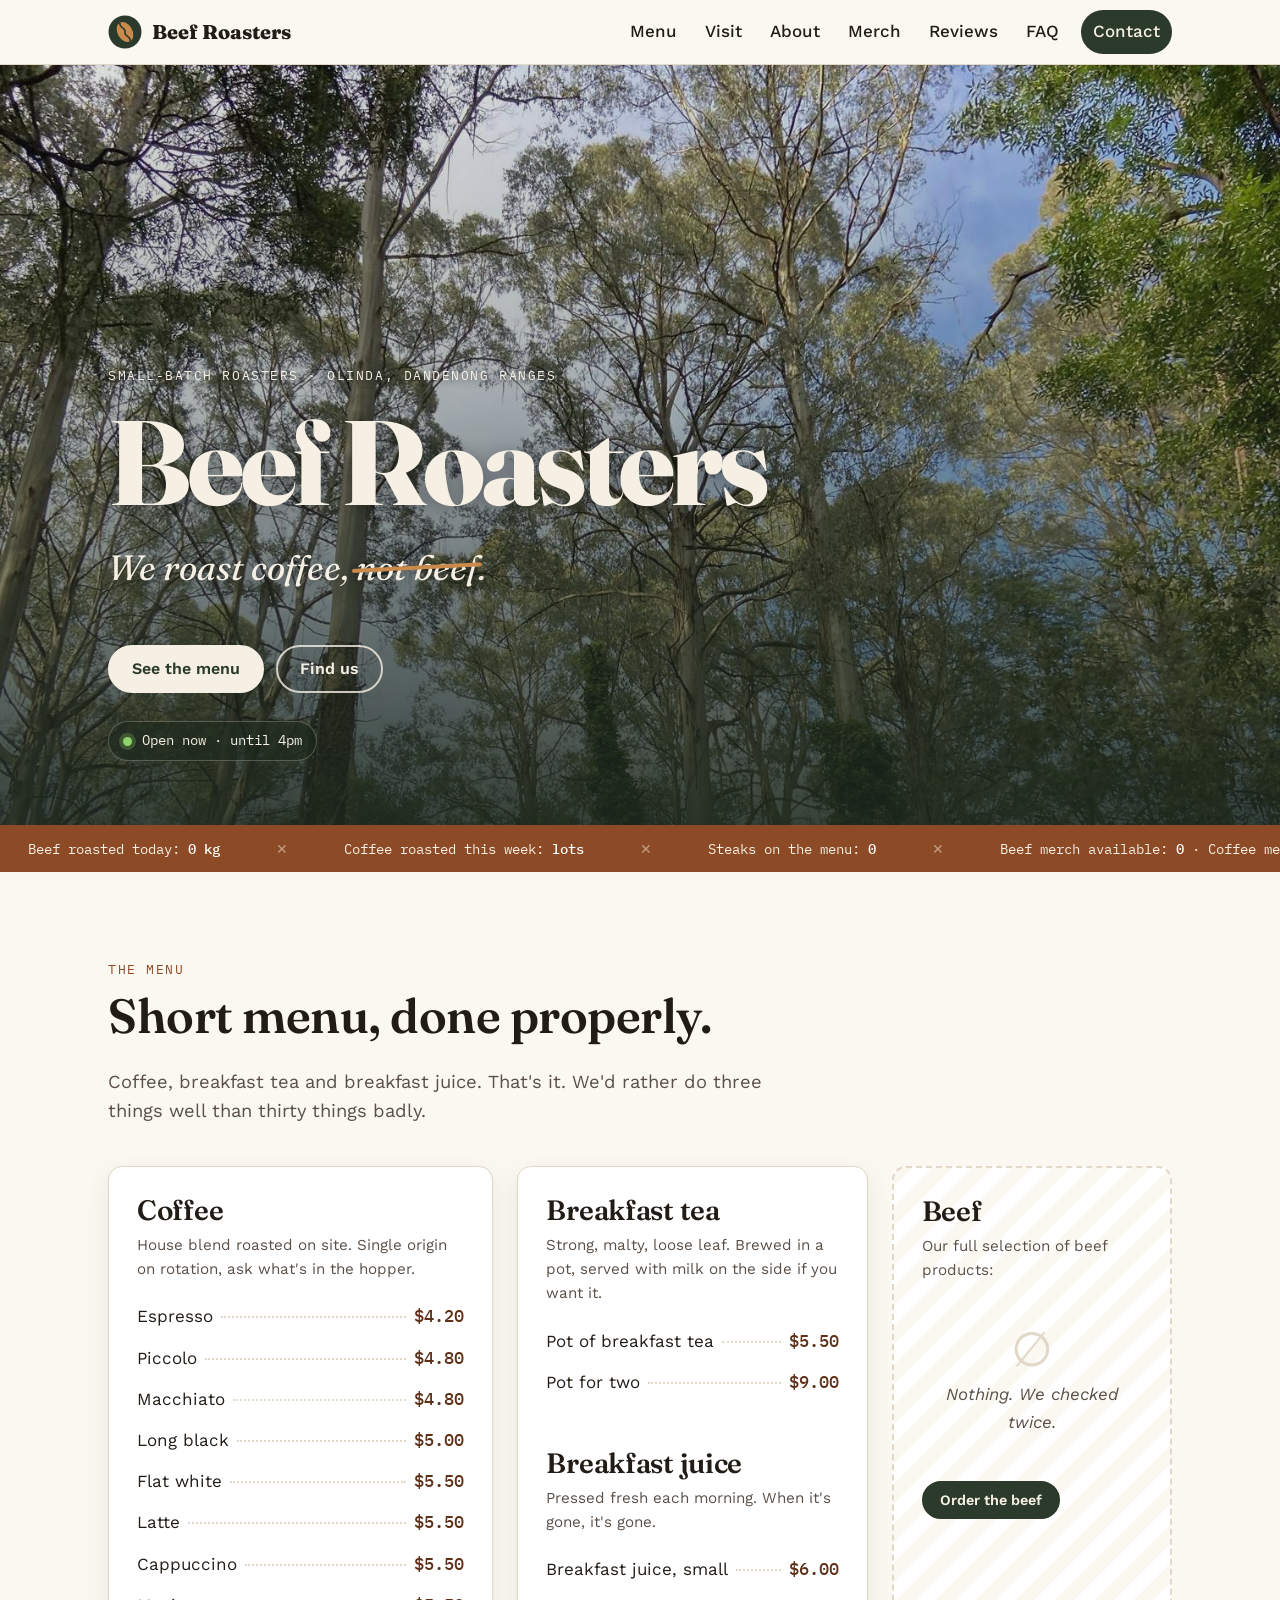
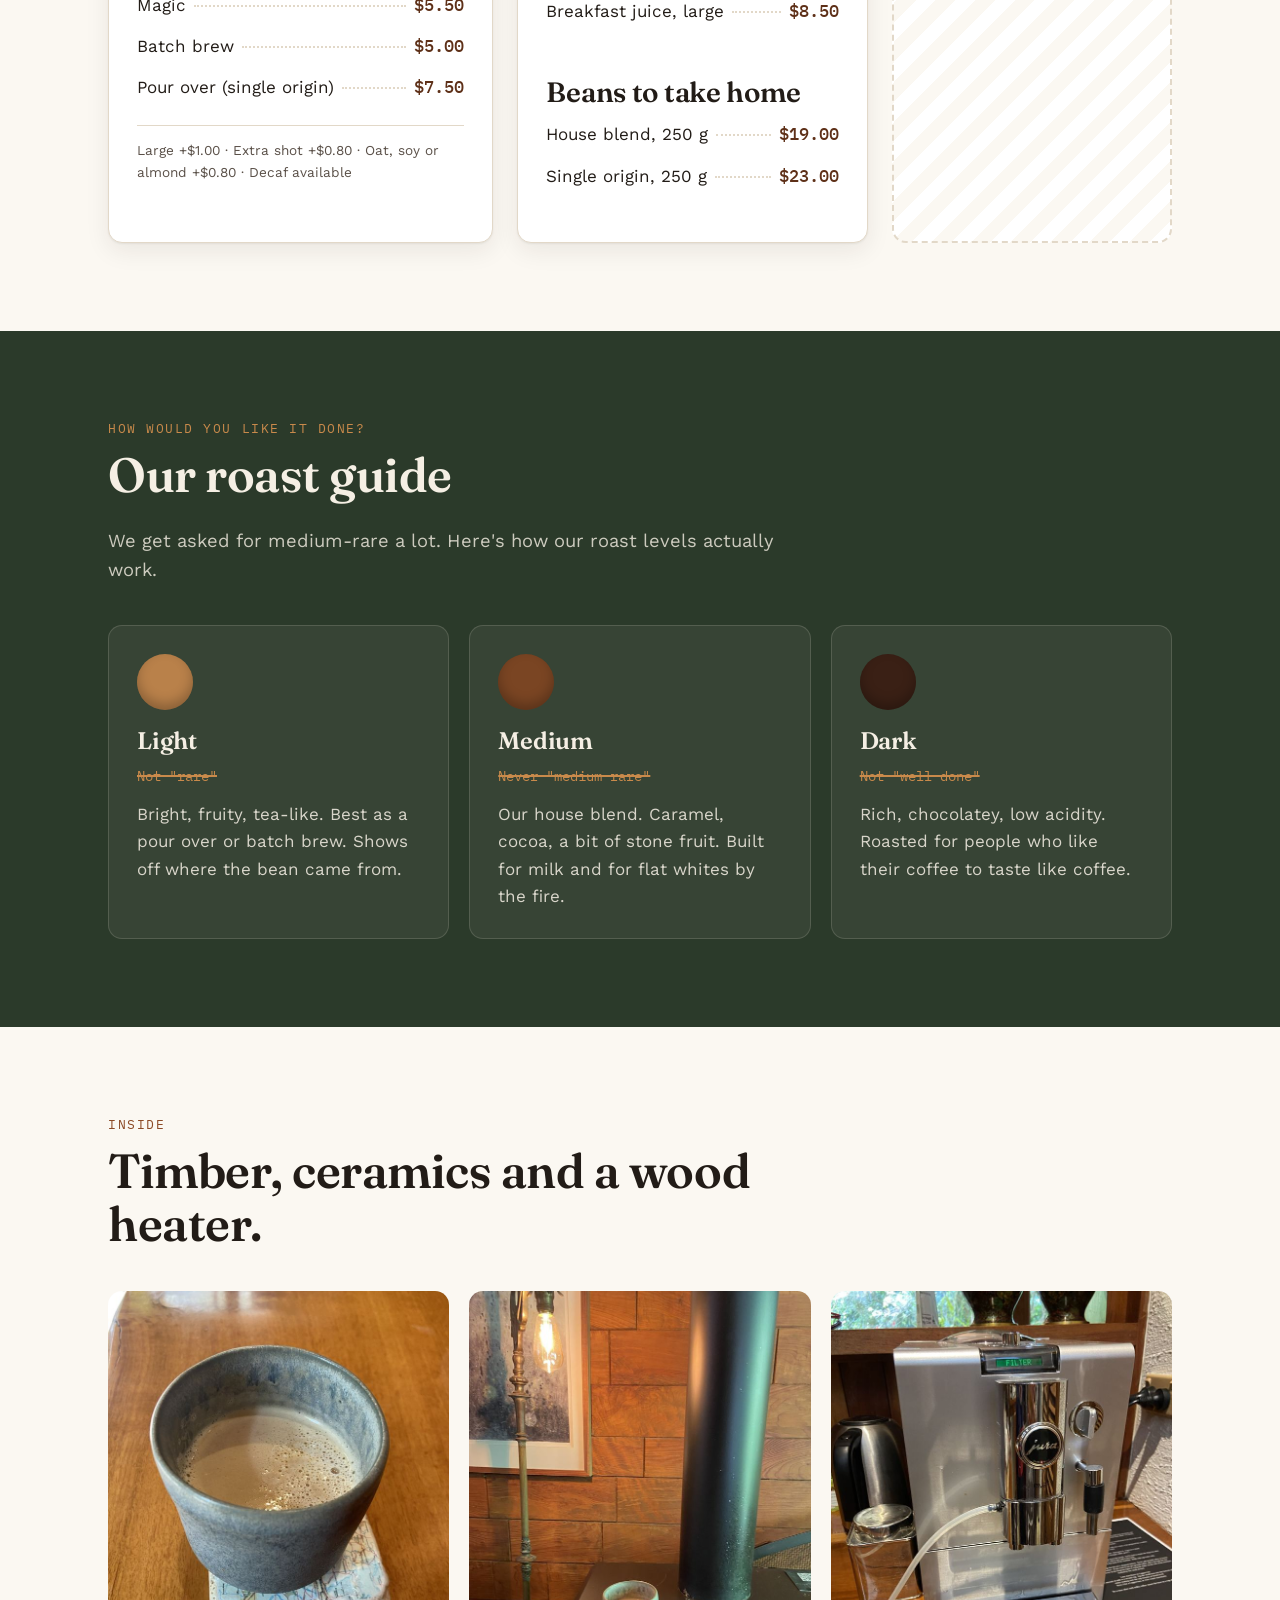
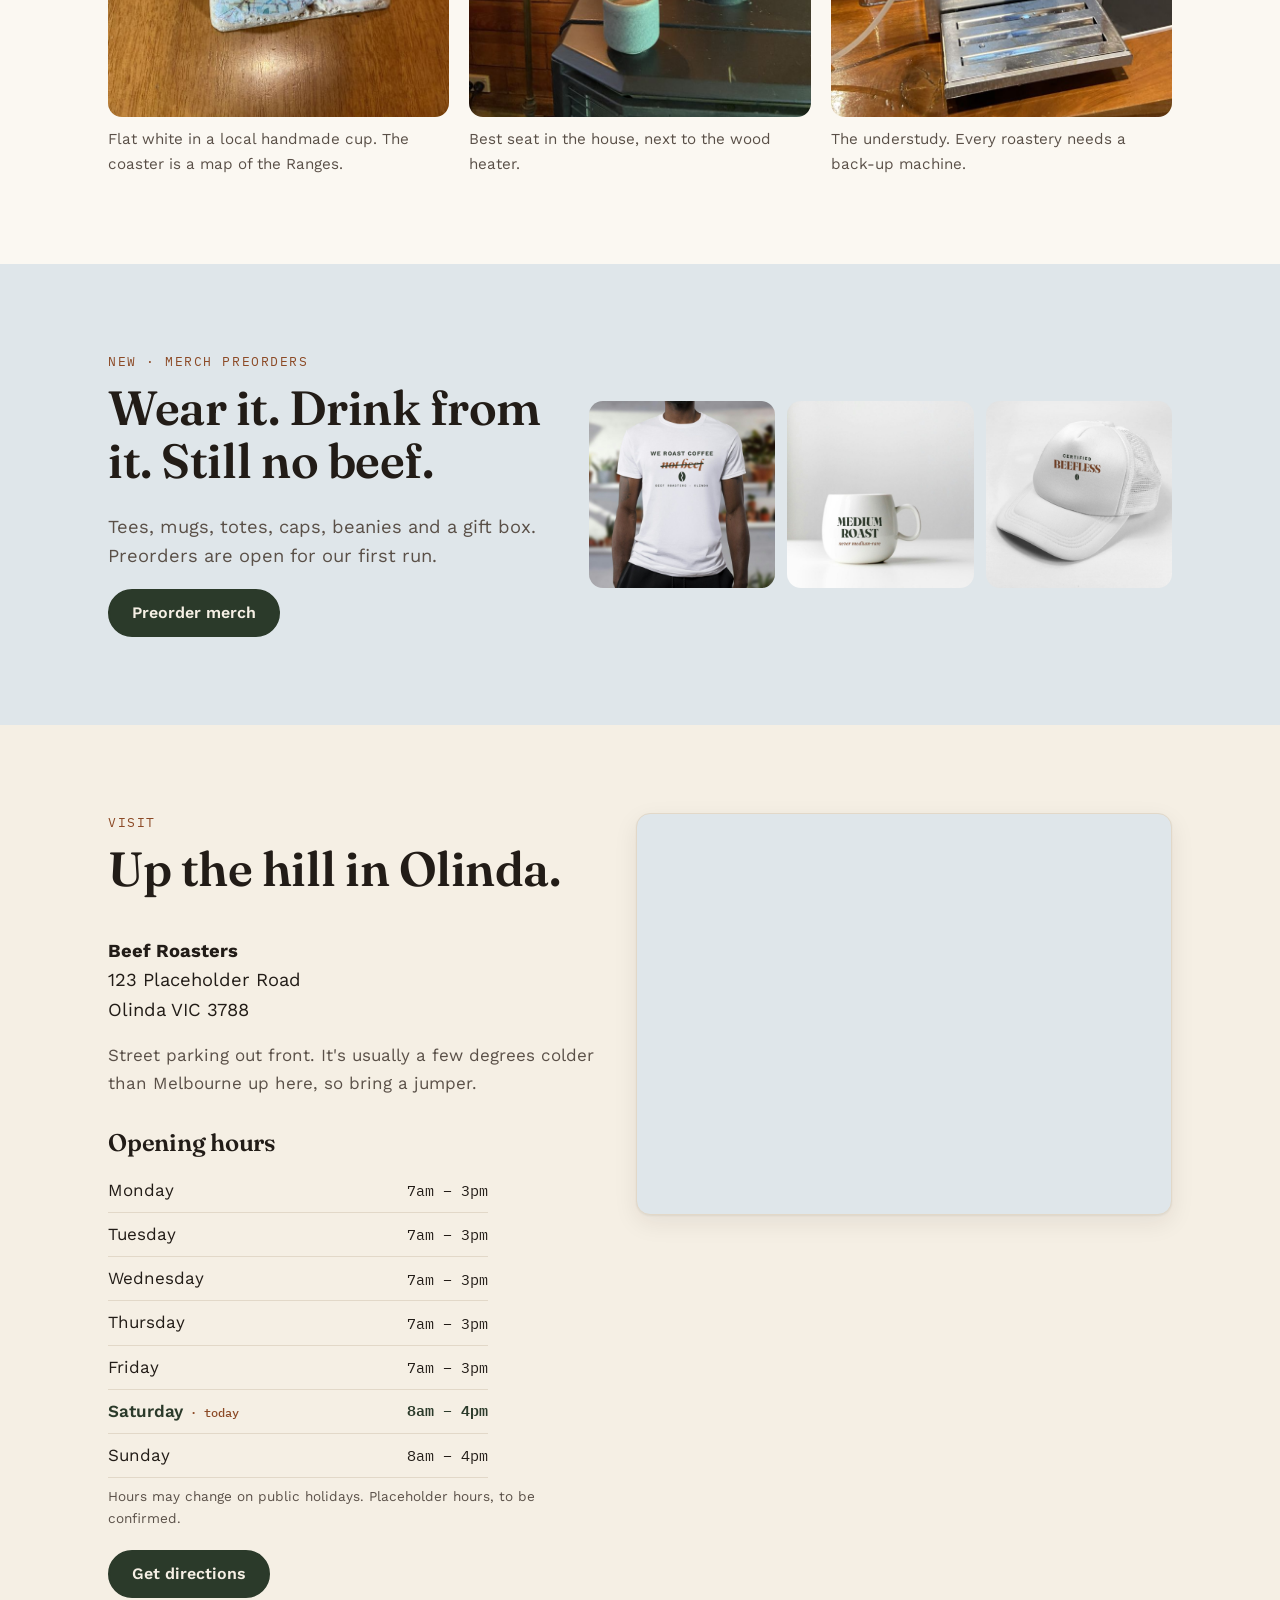
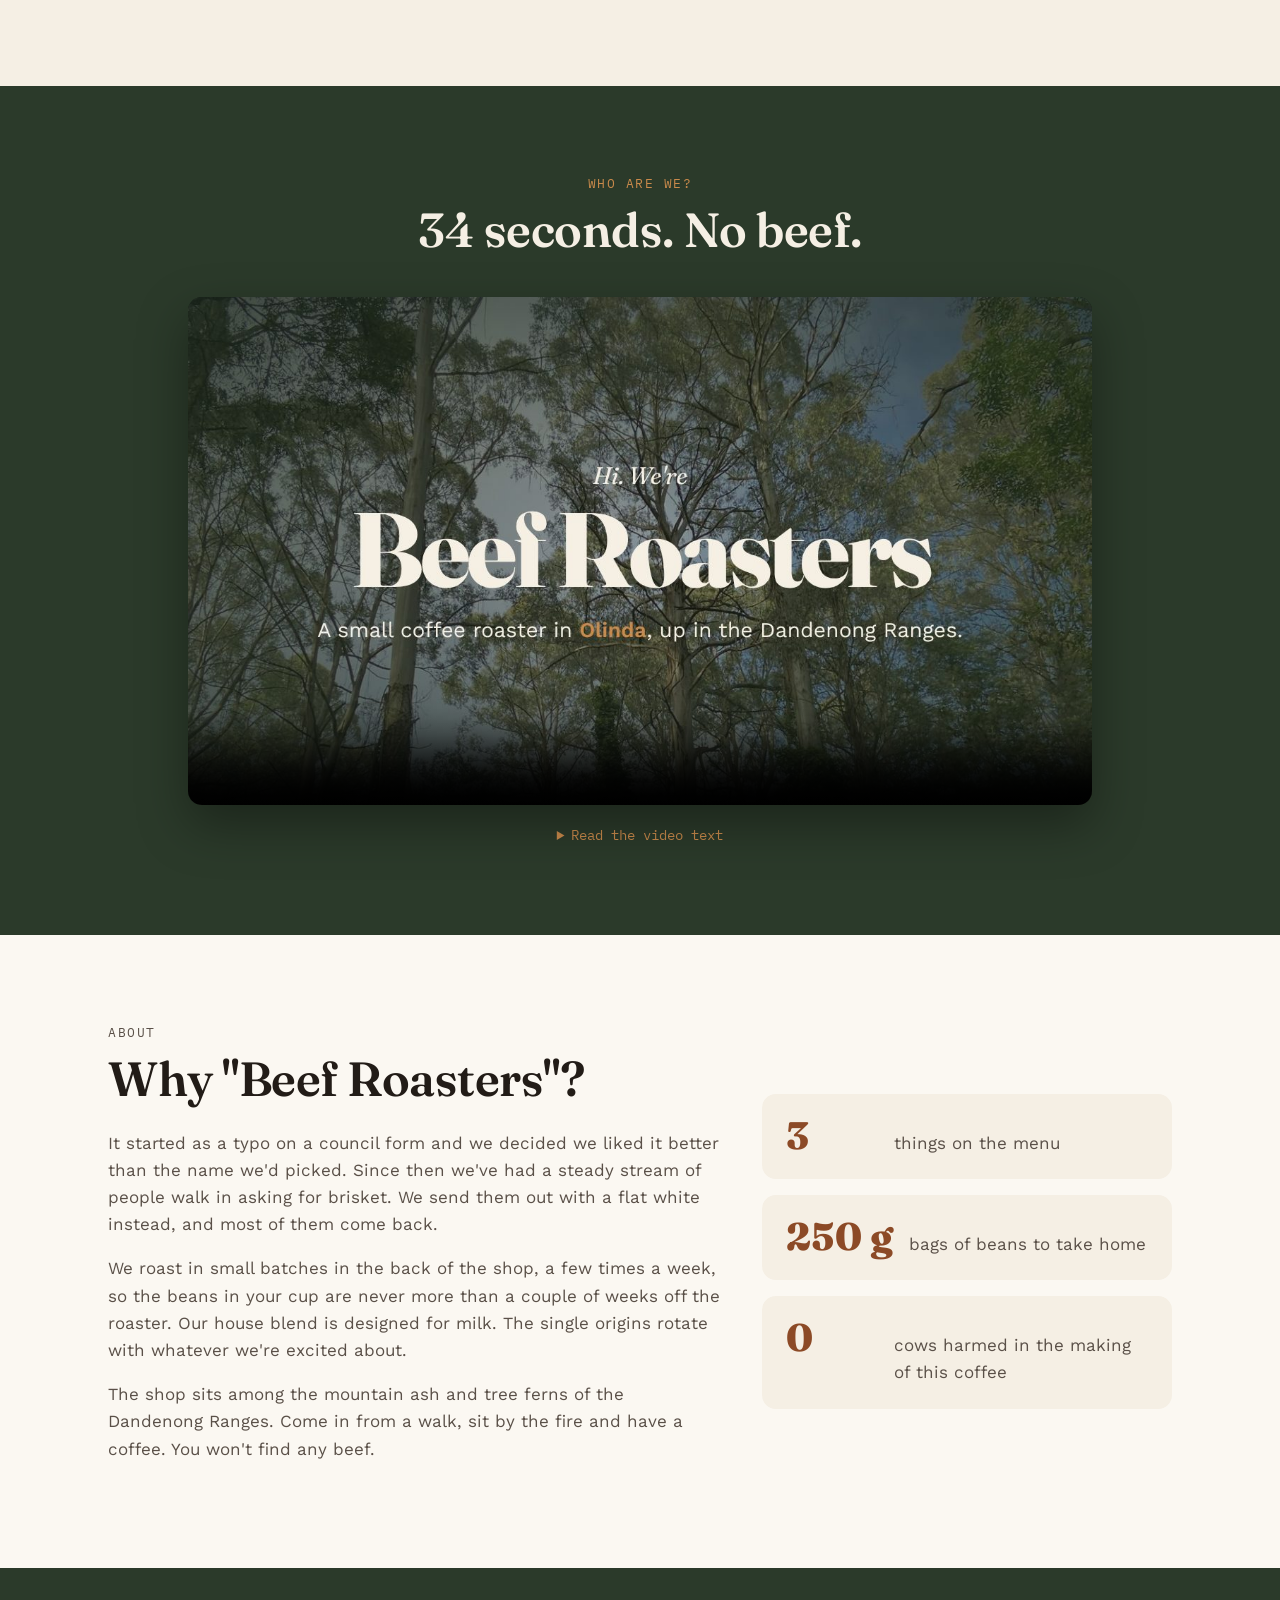
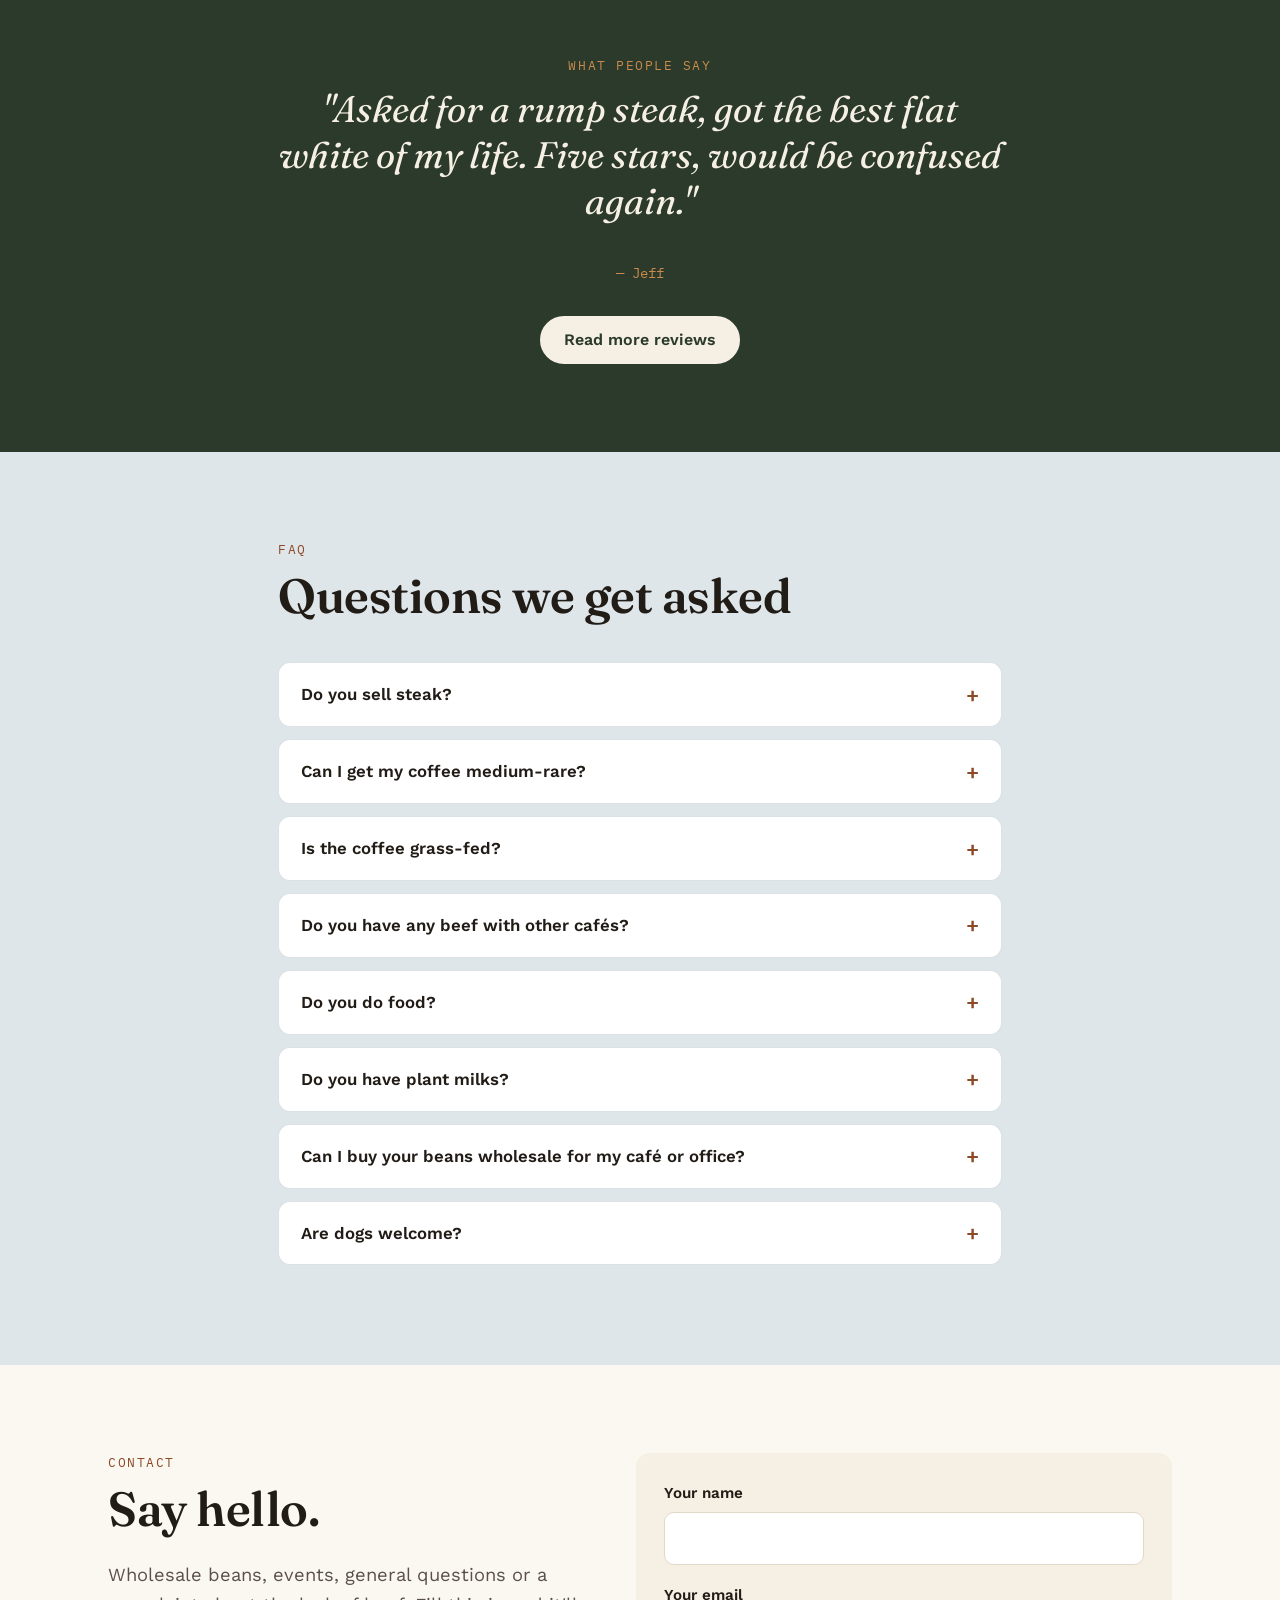
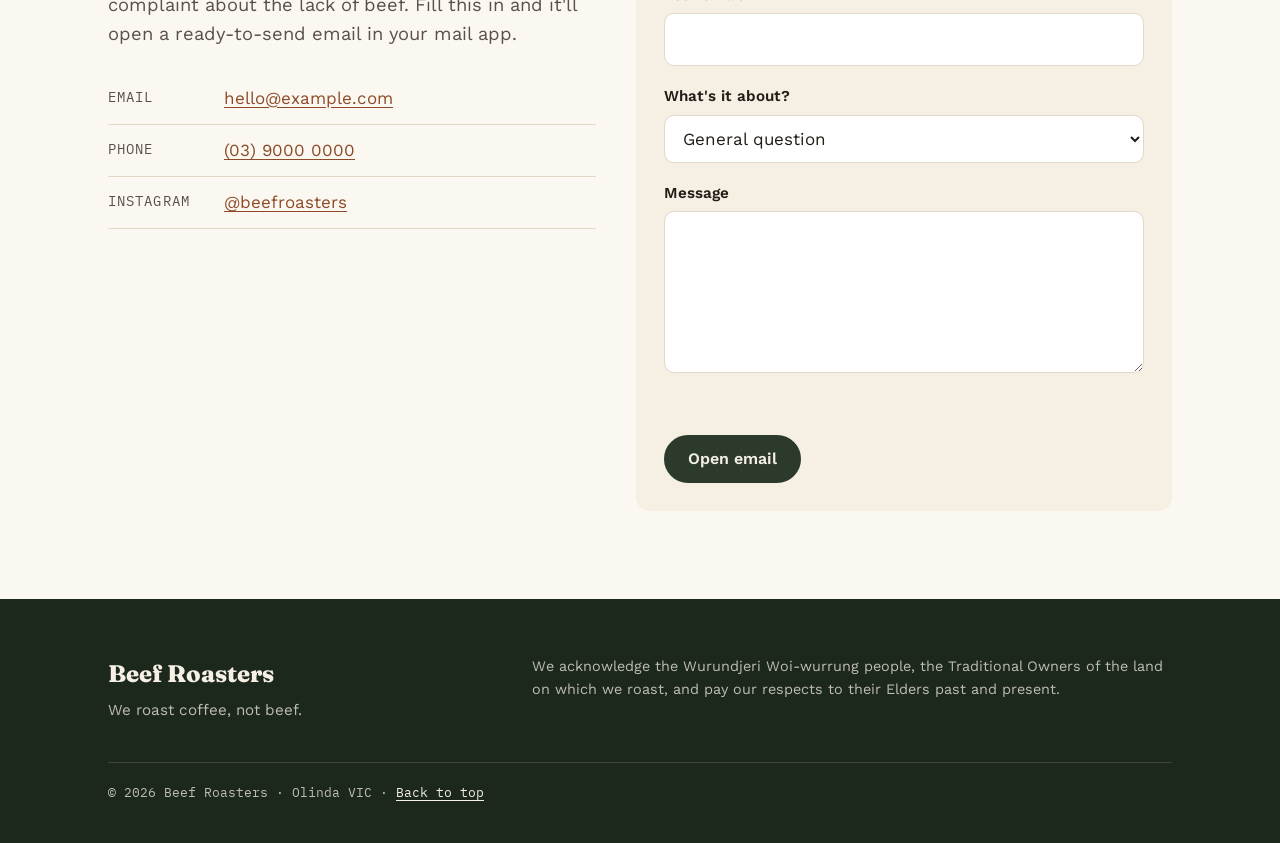
<file: index.html>
<!doctype html>
<html lang="en-AU">
<head>
  <meta charset="utf-8">
  <meta name="viewport" content="width=device-width, initial-scale=1">
  <title>Beef Roasters | Coffee roasters in Olinda</title>
  <meta name="description" content="Beef Roasters is a small-batch coffee roaster and café in Olinda, in Victoria's Dandenong Ranges. We roast coffee, not beef.">
  <meta name="theme-color" content="#2b3a2a">
  <meta property="og:title" content="Beef Roasters, Olinda">
  <meta property="og:description" content="We roast coffee, not beef.">
  <meta property="og:type" content="website">
  <meta property="og:image" content="images/forest-wide.jpg">
  <link rel="icon" href="favicon.svg" type="image/svg+xml">
  <link rel="preconnect" href="https://fonts.googleapis.com">
  <link rel="preconnect" href="https://fonts.gstatic.com" crossorigin>
  <link href="https://fonts.googleapis.com/css2?family=Fraunces:opsz,wght@9..144,400;9..144,600;9..144,800&family=Work+Sans:wght@400;500;600&family=IBM+Plex+Mono:wght@400;500&display=swap" rel="stylesheet">
  <link rel="stylesheet" href="styles.css">
</head>
<body>
  <a class="skip" href="#main">Skip to content</a>

  <header class="site-header" id="top">
    <div class="wrap header-inner">
      <a class="brand" href="#top" aria-label="Beef Roasters home">
        <img src="favicon.svg" alt="" width="34" height="34">
        <span>Beef Roasters</span>
      </a>
      <button class="nav-toggle" aria-expanded="false" aria-controls="site-nav">
        <span class="sr-only">Menu</span>
        <span class="bars" aria-hidden="true"></span>
      </button>
      <nav id="site-nav" class="site-nav" aria-label="Main">
        <a href="#menu">Menu</a>
        <a href="#visit">Visit</a>
        <a href="#who-we-are">About</a>
        <a href="merch.html">Merch</a>
        <a href="reviews.html">Reviews</a>
        <a href="#faq">FAQ</a>
        <a href="#contact" class="nav-cta">Contact</a>
      </nav>
    </div>
  </header>

  <main id="main">
    <!-- HERO -->
    <section class="hero">
      <picture>
        <source media="(min-width: 760px)" srcset="images/forest-wide.jpg">
        <img class="hero-img" src="images/forest-sm.jpg" alt="Tall mountain ash trees and tree ferns in the forest around Olinda">
      </picture>
      <div class="hero-shade"></div>
      <div class="wrap hero-content">
        <p class="eyebrow">Small-batch roasters · Olinda, Dandenong Ranges</p>
        <h1>Beef Roasters</h1>
        <p class="slogan">We roast coffee, <span class="strike">not beef</span>.</p>
        <div class="hero-actions">
          <a class="btn btn-light" href="#menu">See the menu</a>
          <a class="btn btn-ghost" href="#visit">Find us</a>
        </div>
        <p class="open-pill" id="open-status" aria-live="polite">Checking if we're open…</p>
      </div>
    </section>

    <!-- BEEF TICKER -->
    <div class="ticker" aria-label="Beef statistics">
      <div class="ticker-track">
        <span>Beef roasted today: <b>0 kg</b></span>
        <span>Coffee roasted this week: <b>lots</b></span>
        <span>Steaks on the menu: <b>0</b></span>
        <span>Beef merch available: <b>0</b> · Coffee merch: <b>8</b></span>
        <span>Days since last beef incident: <b>every single one</b></span>
        <span>Beef roasted today: <b>0 kg</b></span>
        <span>Coffee roasted this week: <b>lots</b></span>
        <span>Steaks on the menu: <b>0</b></span>
        <span>Beef merch available: <b>0</b> · Coffee merch: <b>8</b></span>
        <span>Days since last beef incident: <b>every single one</b></span>
      </div>
    </div>

    <!-- MENU -->
    <section class="section" id="menu">
      <div class="wrap">
        <header class="section-head">
          <p class="eyebrow">The menu</p>
          <h2>Short menu, done properly.</h2>
          <p class="lede">Coffee, breakfast tea and breakfast juice. That's it. We'd rather do three things well than thirty things badly.</p>
        </header>

        <div class="menu-grid">
          <article class="menu-card">
            <h3>Coffee</h3>
            <p class="menu-note">House blend roasted on site. Single origin on rotation, ask what's in the hopper.</p>
            <ul class="menu-list">
              <li><span>Espresso</span><i></i><span class="price">$4.20</span></li>
              <li><span>Piccolo</span><i></i><span class="price">$4.80</span></li>
              <li><span>Macchiato</span><i></i><span class="price">$4.80</span></li>
              <li><span>Long black</span><i></i><span class="price">$5.00</span></li>
              <li><span>Flat white</span><i></i><span class="price">$5.50</span></li>
              <li><span>Latte</span><i></i><span class="price">$5.50</span></li>
              <li><span>Cappuccino</span><i></i><span class="price">$5.50</span></li>
              <li><span>Magic</span><i></i><span class="price">$5.50</span></li>
              <li><span>Batch brew</span><i></i><span class="price">$5.00</span></li>
              <li><span>Pour over (single origin)</span><i></i><span class="price">$7.50</span></li>
            </ul>
            <p class="menu-extras">Large +$1.00 · Extra shot +$0.80 · Oat, soy or almond +$0.80 · Decaf available</p>
          </article>

          <article class="menu-card">
            <h3>Breakfast tea</h3>
            <p class="menu-note">Strong, malty, loose leaf. Brewed in a pot, served with milk on the side if you want it.</p>
            <ul class="menu-list">
              <li><span>Pot of breakfast tea</span><i></i><span class="price">$5.50</span></li>
              <li><span>Pot for two</span><i></i><span class="price">$9.00</span></li>
            </ul>

            <h3 class="menu-sub">Breakfast juice</h3>
            <p class="menu-note">Pressed fresh each morning. When it's gone, it's gone.</p>
            <ul class="menu-list">
              <li><span>Breakfast juice, small</span><i></i><span class="price">$6.00</span></li>
              <li><span>Breakfast juice, large</span><i></i><span class="price">$8.50</span></li>
            </ul>

            <h3 class="menu-sub">Beans to take home</h3>
            <ul class="menu-list">
              <li><span>House blend, 250 g</span><i></i><span class="price">$19.00</span></li>
              <li><span>Single origin, 250 g</span><i></i><span class="price">$23.00</span></li>
            </ul>
          </article>

          <article class="menu-card menu-card-beef" id="beef">
            <h3>Beef</h3>
            <p class="menu-note">Our full selection of beef products:</p>
            <ul class="menu-list menu-list-empty">
              <li class="empty-state">
                <span class="empty-icon" aria-hidden="true">∅</span>
                <span>Nothing. We checked twice.</span>
              </li>
            </ul>
            <button class="btn btn-small" id="beef-btn" type="button">Order the beef</button>
            <p class="beef-response" id="beef-response" aria-live="polite"></p>
          </article>
        </div>
      </div>
    </section>

    <!-- ROASTS -->
    <section class="section section-dark" id="roasts">
      <div class="wrap">
        <header class="section-head">
          <p class="eyebrow">How would you like it done?</p>
          <h2>Our roast guide</h2>
          <p class="lede">We get asked for medium-rare a lot. Here's how our roast levels actually work.</p>
        </header>

        <div class="roast-scale">
          <article class="roast roast-light">
            <span class="roast-swatch" aria-hidden="true"></span>
            <h3>Light</h3>
            <p class="roast-not">Not "rare"</p>
            <p>Bright, fruity, tea-like. Best as a pour over or batch brew. Shows off where the bean came from.</p>
          </article>
          <article class="roast roast-medium">
            <span class="roast-swatch" aria-hidden="true"></span>
            <h3>Medium</h3>
            <p class="roast-not">Never "medium-rare"</p>
            <p>Our house blend. Caramel, cocoa, a bit of stone fruit. Built for milk and for flat whites by the fire.</p>
          </article>
          <article class="roast roast-dark">
            <span class="roast-swatch" aria-hidden="true"></span>
            <h3>Dark</h3>
            <p class="roast-not">Not "well done"</p>
            <p>Rich, chocolatey, low acidity. Roasted for people who like their coffee to taste like coffee.</p>
          </article>
        </div>
      </div>
    </section>

    <!-- GALLERY -->
    <section class="section" id="gallery">
      <div class="wrap">
        <header class="section-head">
          <p class="eyebrow">Inside</p>
          <h2>Timber, ceramics and a wood heater.</h2>
        </header>
        <div class="gallery">
          <figure>
            <img src="images/flat-white-sm.jpg" srcset="images/flat-white-sm.jpg 700w, images/flat-white.jpg 1200w" sizes="(min-width: 900px) 33vw, 100vw" alt="A flat white in a blue-grey handmade ceramic cup on a map coaster" loading="lazy" width="700" height="933">
            <figcaption>Flat white in a local handmade cup. The coaster is a map of the Ranges.</figcaption>
          </figure>
          <figure>
            <img src="images/wood-heater-sm.jpg" srcset="images/wood-heater-sm.jpg 700w, images/wood-heater.jpg 1200w" sizes="(min-width: 900px) 33vw, 100vw" alt="A ceramic coffee cup on a black wood heater next to a brass floor lamp and timber wall" loading="lazy" width="700" height="933">
            <figcaption>Best seat in the house, next to the wood heater.</figcaption>
          </figure>
          <figure>
            <img src="images/machine-sm.jpg" srcset="images/machine-sm.jpg 700w, images/machine.jpg 1200w" sizes="(min-width: 900px) 33vw, 100vw" alt="A silver Jura coffee machine on a timber bench" loading="lazy" width="700" height="933">
            <figcaption>The understudy. Every roastery needs a back-up machine.</figcaption>
          </figure>
        </div>
      </div>
    </section>

    <!-- MERCH TEASER -->
    <section class="section section-mist" id="merch">
      <div class="wrap merch-teaser">
        <div>
          <p class="eyebrow">New · merch preorders</p>
          <h2>Wear it. Drink from it. Still no beef.</h2>
          <p class="lede">Tees, mugs, totes, caps, beanies and a gift box. Preorders are open for our first run.</p>
          <a class="btn" href="merch.html">Preorder merch</a>
        </div>
        <a class="merch-teaser-imgs" href="merch.html" aria-label="See the merch range">
          <img src="images/merch/tee.jpg" alt="Not Beef Tee" loading="lazy" width="600" height="600">
          <img src="images/merch/mug.jpg" alt="Never Medium-Rare Mug" loading="lazy" width="600" height="600">
          <img src="images/merch/cap.jpg" alt="Certified Beefless Trucker Cap" loading="lazy" width="600" height="600">
        </a>
      </div>
    </section>

    <!-- VISIT -->
    <section class="section section-timber" id="visit">
      <div class="wrap visit-grid">
        <div>
          <header class="section-head">
            <p class="eyebrow">Visit</p>
            <h2>Up the hill in Olinda.</h2>
          </header>
          <!-- PLACEHOLDER: replace the address below with the real one -->
          <address class="visit-address">
            <strong>Beef Roasters</strong><br>
            123 Placeholder Road<br>
            Olinda VIC 3788
          </address>
          <p class="visit-note">Street parking out front. It's usually a few degrees colder than Melbourne up here, so bring a jumper.</p>

          <h3>Opening hours</h3>
          <table class="hours" id="hours-table">
            <caption class="sr-only">Opening hours</caption>
            <tbody></tbody>
          </table>
          <p class="hours-foot">Hours may change on public holidays. Placeholder hours, to be confirmed.</p>
          <a class="btn" id="directions-link" href="https://www.google.com/maps/search/?api=1&query=Olinda+VIC+3788" target="_blank" rel="noopener">Get directions</a>
        </div>
        <div class="map-frame">
          <iframe title="Map of Olinda, Victoria" loading="lazy" src="https://www.openstreetmap.org/export/embed.html?bbox=145.3500%2C-37.8680%2C145.3840%2C-37.8460&amp;layer=mapnik&amp;marker=-37.8571%2C145.3672"></iframe>
        </div>
      </div>
    </section>

    <!-- WHO WE ARE VIDEO -->
    <section class="section section-dark" id="who-we-are">
      <div class="wrap narrow center">
        <header class="section-head">
          <p class="eyebrow">Who are we?</p>
          <h2>34 seconds. No beef.</h2>
        </header>
        <div class="who-frame who-frame-wide">
          <video class="who-video" controls playsinline preload="none" poster="media/who-we-are-poster.jpg" width="1280" height="720">
            <source src="media/who-we-are.mp4" type="video/mp4">
            Your browser can't play this video. <a href="media/who-we-are.mp4">Download it instead.</a>
          </video>
        </div>
        <div class="who-frame who-frame-tall">
          <video class="who-video" controls playsinline preload="none" poster="media/who-we-are-portrait-poster.jpg" width="720" height="900">
            <source src="media/who-we-are-portrait.mp4" type="video/mp4">
            Your browser can't play this video. <a href="media/who-we-are-portrait.mp4">Download it instead.</a>
          </video>
        </div>
        <details class="transcript">
          <summary>Read the video text</summary>
          <p>Who are we? Hi. We're Beef Roasters, a small coffee roaster in Olinda, up in the Dandenong Ranges. What we don't roast: steak. Nope. Despite the name. Every single day. What we do roast: coffee. Small batches. A few times a week, out the back. The whole menu: coffee, breakfast tea, breakfast juice. That's it. Three things, done properly. Come in from the forest. Sit by the fire. Have a coffee. Beef roasted since opening: 0 kg. And we'd like to keep it that way. Beef Roasters. We roast coffee, not beef. Olinda, Dandenong Ranges.</p>
        </details>
      </div>
    </section>

    <!-- ABOUT -->
    <section class="section" id="about">
      <div class="wrap about-grid">
        <div class="about-copy">
          <p class="eyebrow">About</p>
          <h2>Why "Beef Roasters"?</h2>
          <p>It started as a typo on a council form and we decided we liked it better than the name we'd picked. Since then we've had a steady stream of people walk in asking for brisket. We send them out with a flat white instead, and most of them come back.</p>
          <p>We roast in small batches in the back of the shop, a few times a week, so the beans in your cup are never more than a couple of weeks off the roaster. Our house blend is designed for milk. The single origins rotate with whatever we're excited about.</p>
          <p>The shop sits among the mountain ash and tree ferns of the Dandenong Ranges. Come in from a walk, sit by the fire and have a coffee. You won't find any beef.</p>
        </div>
        <aside class="about-stats" aria-label="Some numbers">
          <div><b>3</b><span>things on the menu</span></div>
          <div><b>250 g</b><span>bags of beans to take home</span></div>
          <div><b>0</b><span>cows harmed in the making of this coffee</span></div>
        </aside>
      </div>
    </section>

    <!-- REVIEWS TEASER -->
    <section class="section section-dark" id="reviews-teaser">
      <div class="wrap narrow center">
        <p class="eyebrow">What people say</p>
        <blockquote class="pull-quote">
          <p>"Asked for a rump steak, got the best flat white of my life. Five stars, would be confused again."</p>
          <footer>Jeff</footer>
        </blockquote>
        <a class="btn" href="reviews.html">Read more reviews</a>
      </div>
    </section>

    <!-- FAQ -->
    <section class="section section-mist" id="faq">
      <div class="wrap narrow">
        <header class="section-head">
          <p class="eyebrow">FAQ</p>
          <h2>Questions we get asked</h2>
        </header>
        <div class="faq">
          <details>
            <summary>Do you sell steak?</summary>
            <p>No. We roast coffee, not beef. It's on the sign, the cups and this website.</p>
          </details>
          <details>
            <summary>Can I get my coffee medium-rare?</summary>
            <p>We can do you a medium roast. That's as close as we get. See the <a href="#roasts">roast guide</a>.</p>
          </details>
          <details>
            <summary>Is the coffee grass-fed?</summary>
            <p>The coffee plants are fed with sunshine, rain and mountain soil, so in a way, yes. Please don't ask the barista this before 9am.</p>
          </details>
          <details>
            <summary>Do you have any beef with other cafés?</summary>
            <p>None at all. The Ranges have plenty of good coffee and we're happy to be part of it.</p>
          </details>
          <details>
            <summary>Do you do food?</summary>
            <p>No. Coffee, breakfast tea and breakfast juice only. You're welcome to bring a pastry from down the road.</p>
          </details>
          <details>
            <summary>Do you have plant milks?</summary>
            <p>Yes: oat, soy and almond, for an extra $0.80.</p>
          </details>
          <details>
            <summary>Can I buy your beans wholesale for my café or office?</summary>
            <p>Yes. Send us a message through the <a href="#contact">contact form</a> and pick "Wholesale beans".</p>
          </details>
          <details>
            <summary>Are dogs welcome?</summary>
            <p>Well-behaved dogs are welcome at the outdoor tables. Water bowl provided. No beef treats, obviously.</p>
          </details>
        </div>
      </div>
    </section>

    <!-- CONTACT -->
    <section class="section" id="contact">
      <div class="wrap contact-grid">
        <div>
          <p class="eyebrow">Contact</p>
          <h2>Say hello.</h2>
          <p class="lede">Wholesale beans, events, general questions or a complaint about the lack of beef. Fill this in and it'll open a ready-to-send email in your mail app.</p>
          <!-- PLACEHOLDER: replace phone, email and Instagram below and the email in script.js -->
          <ul class="contact-list">
            <li><span>Email</span><a href="mailto:hello@example.com" class="js-email">hello@example.com</a></li>
            <li><span>Phone</span><a href="tel:+61390000000">(03) 9000 0000</a></li>
            <li><span>Instagram</span><a href="https://instagram.com/" target="_blank" rel="noopener">@beefroasters</a></li>
          </ul>
        </div>

        <form class="contact-form" id="contact-form" novalidate>
          <div class="field">
            <label for="cf-name">Your name</label>
            <input id="cf-name" name="name" type="text" autocomplete="name" required>
          </div>
          <div class="field">
            <label for="cf-email">Your email</label>
            <input id="cf-email" name="email" type="email" autocomplete="email" required>
          </div>
          <div class="field">
            <label for="cf-topic">What's it about?</label>
            <select id="cf-topic" name="topic">
              <option>General question</option>
              <option>Wholesale beans</option>
              <option>Events &amp; catering</option>
              <option>Feedback</option>
              <option>Beef-related complaint</option>
            </select>
          </div>
          <div class="field">
            <label for="cf-message">Message</label>
            <textarea id="cf-message" name="message" rows="5" required></textarea>
          </div>
          <p class="form-hint" id="beef-hint" hidden>Noted. We'll read it, but we still won't be selling beef.</p>
          <p class="form-error" id="form-error" role="alert"></p>
          <button class="btn" type="submit">Open email</button>
        </form>
      </div>
    </section>
  </main>

  <footer class="site-footer">
    <div class="wrap footer-grid">
      <div>
        <p class="footer-brand">Beef Roasters</p>
        <p>We roast coffee, not beef.</p>
      </div>
      <p class="ack">We acknowledge the Wurundjeri Woi-wurrung people, the Traditional Owners of the land on which we roast, and pay our respects to their Elders past and present.</p>
      <p class="footer-meta">© <span id="year">2026</span> Beef Roasters · Olinda VIC · <a href="#top">Back to top</a></p>
    </div>
  </footer>

  <script src="script.js"></script>
</body>
</html>
</file>
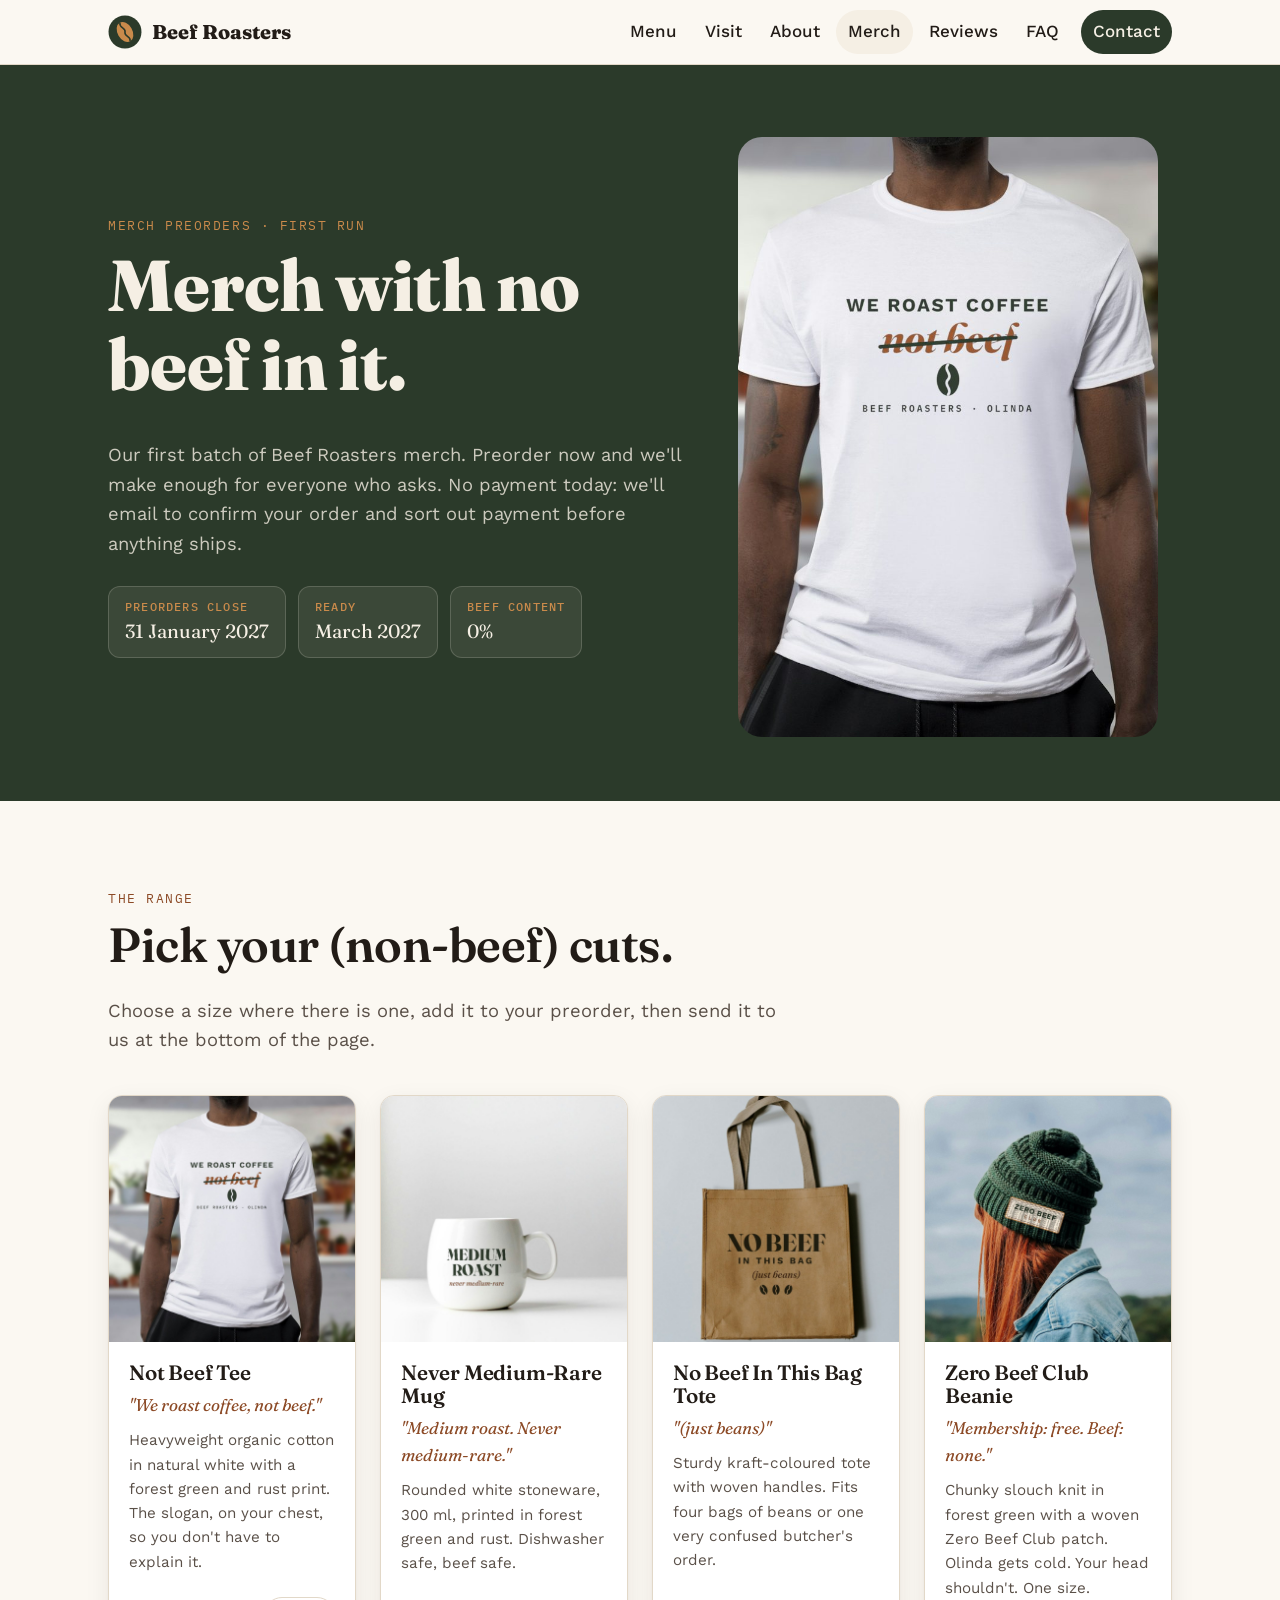
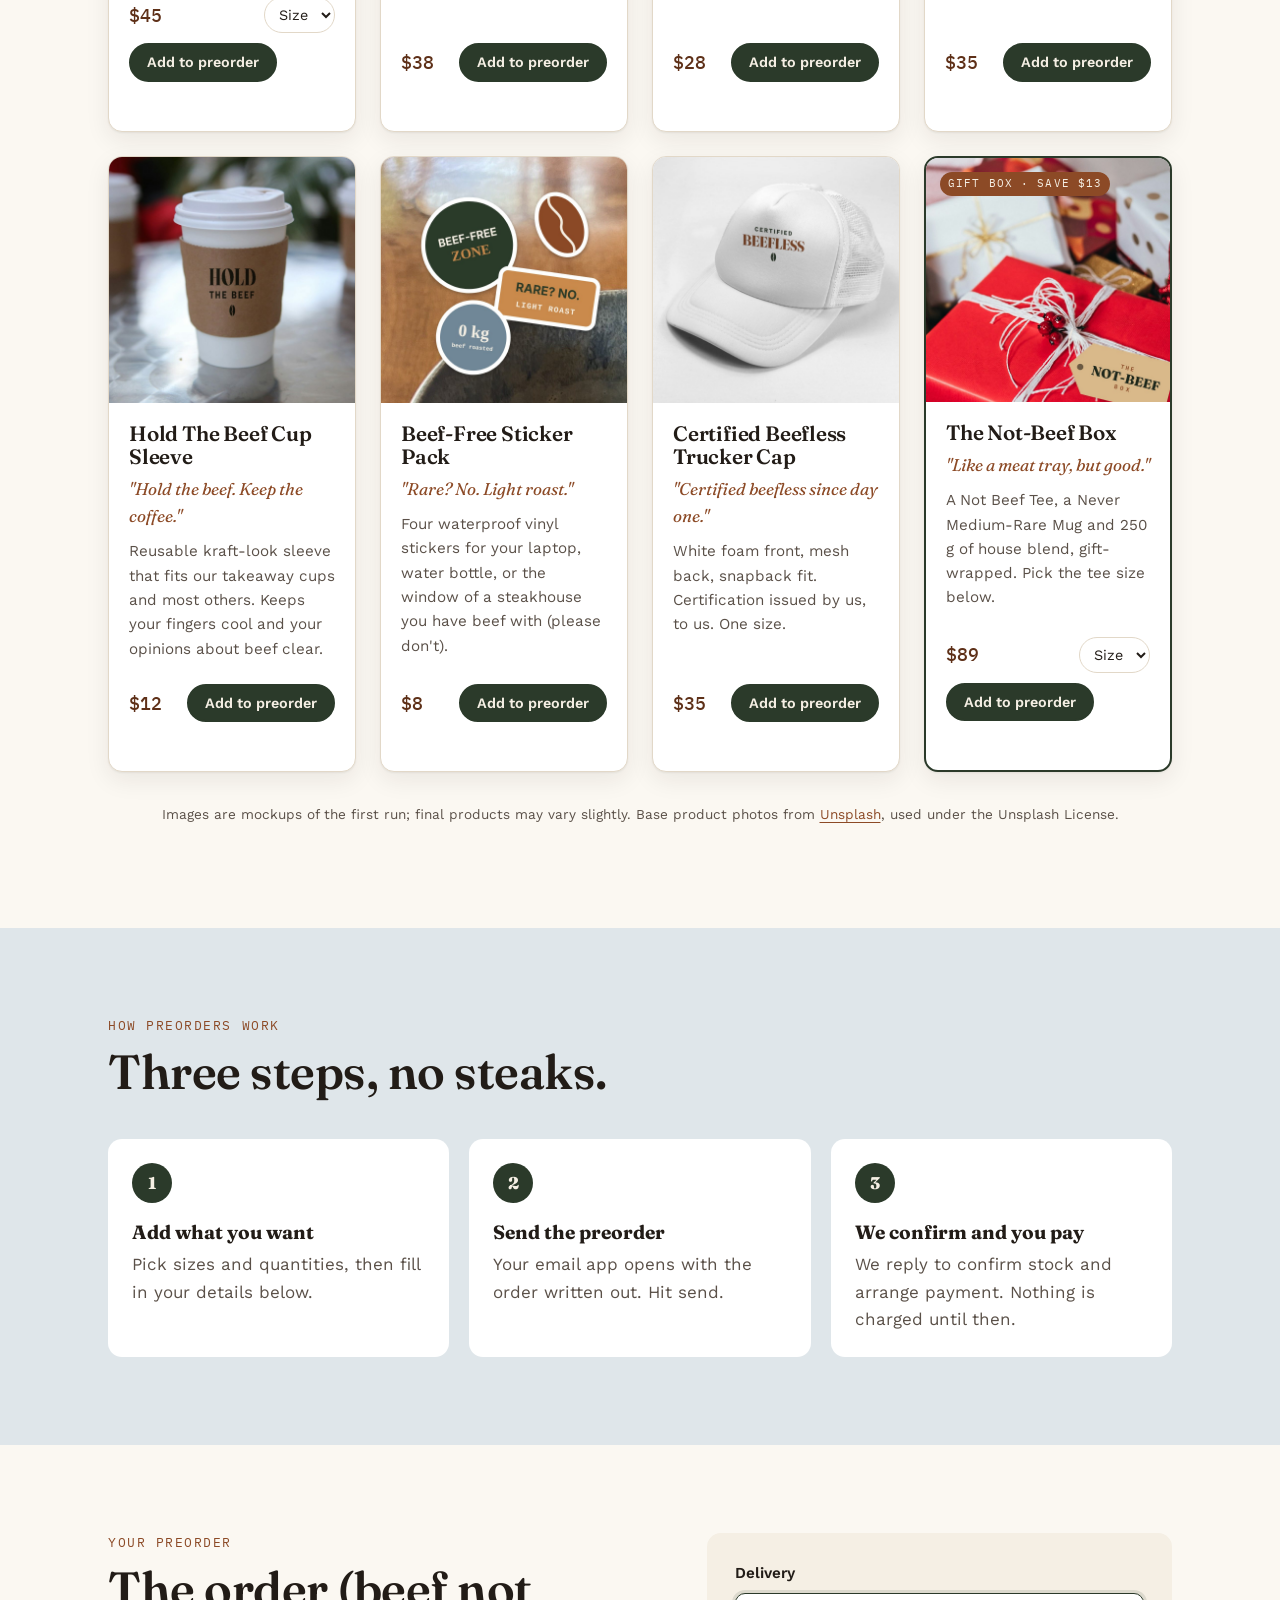
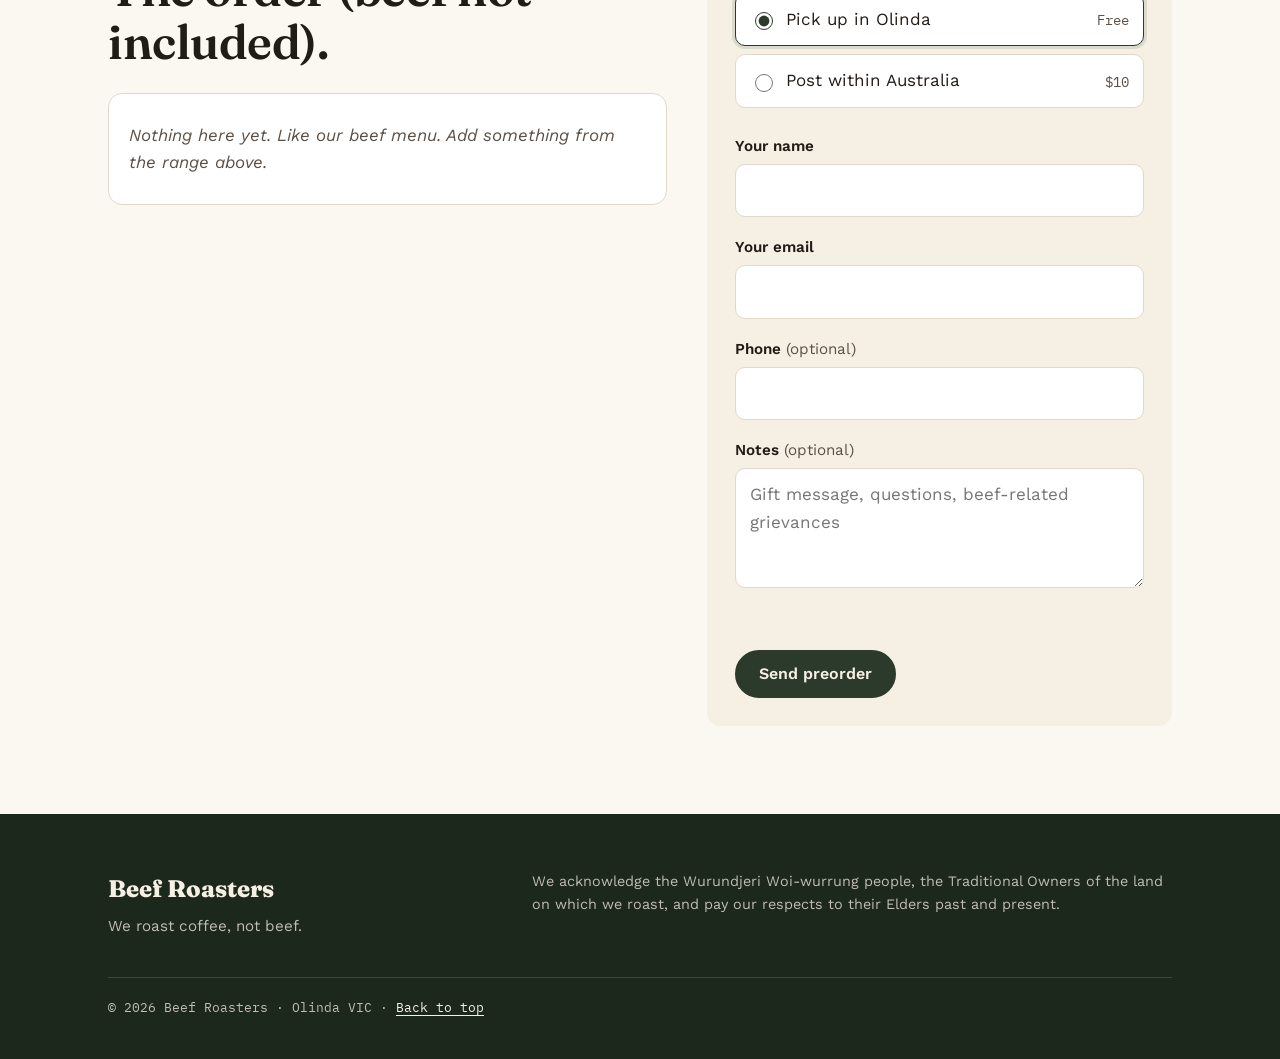
<file: merch.html>
<!doctype html>
<html lang="en-AU">
<head>
  <meta charset="utf-8">
  <meta name="viewport" content="width=device-width, initial-scale=1">
  <title>Merch | Beef Roasters, Olinda</title>
  <meta name="description" content="Preorder Beef Roasters merch: tees, mugs, totes, beanies and more. Guaranteed beef-free.">
  <meta name="theme-color" content="#2b3a2a">
  <link rel="icon" href="favicon.svg" type="image/svg+xml">
  <link rel="preconnect" href="https://fonts.googleapis.com">
  <link rel="preconnect" href="https://fonts.gstatic.com" crossorigin>
  <link href="https://fonts.googleapis.com/css2?family=Fraunces:opsz,wght@9..144,400;9..144,600;9..144,800&family=Work+Sans:wght@400;500;600&family=IBM+Plex+Mono:wght@400;500&display=swap" rel="stylesheet">
  <link rel="stylesheet" href="styles.css">
</head>
<body>
  <a class="skip" href="#main">Skip to content</a>

  <header class="site-header" id="top">
    <div class="wrap header-inner">
      <a class="brand" href="index.html" aria-label="Beef Roasters home">
        <img src="favicon.svg" alt="" width="34" height="34">
        <span>Beef Roasters</span>
      </a>
      <button class="nav-toggle" aria-expanded="false" aria-controls="site-nav">
        <span class="sr-only">Menu</span>
        <span class="bars" aria-hidden="true"></span>
      </button>
      <nav id="site-nav" class="site-nav" aria-label="Main">
        <a href="index.html#menu">Menu</a>
        <a href="index.html#visit">Visit</a>
        <a href="index.html#about">About</a>
        <a href="merch.html" aria-current="page">Merch</a>
        <a href="reviews.html">Reviews</a>
        <a href="index.html#faq">FAQ</a>
        <a href="index.html#contact" class="nav-cta">Contact</a>
      </nav>
    </div>
  </header>

  <main id="main">
    <section class="reviews-hero merch-hero">
      <div class="wrap merch-hero-grid">
        <div>
          <p class="eyebrow">Merch preorders · first run</p>
          <h1>Merch with no beef in it.</h1>
          <p class="lede">Our first batch of Beef Roasters merch. Preorder now and we'll make enough for everyone who asks. No payment today: we'll email to confirm your order and sort out payment before anything ships.</p>
          <!-- PLACEHOLDER: preorder close and dispatch dates -->
          <ul class="merch-facts">
            <li><b>Preorders close</b><span>31 January 2027</span></li>
            <li><b>Ready</b><span>March 2027</span></li>
            <li><b>Beef content</b><span>0%</span></li>
          </ul>
        </div>
        <img class="merch-hero-img" src="images/merch/tee.jpg" alt="Person wearing a white Beef Roasters t-shirt printed with We roast coffee, not beef" width="600" height="600">
      </div>
    </section>

    <section class="section" id="products">
      <div class="wrap">
        <header class="section-head">
          <p class="eyebrow">The range</p>
          <h2>Pick your (non-beef) cuts.</h2>
          <p class="lede">Choose a size where there is one, add it to your preorder, then send it to us at the bottom of the page.</p>
        </header>

        <!-- PLACEHOLDER: product prices and descriptions -->
        <div class="product-grid">
          <article class="product" data-id="tee" data-name="Not Beef Tee" data-price="45" data-sizes="XS,S,M,L,XL,XXL">
            <img src="images/merch/tee.jpg" alt="Person wearing a white t-shirt printed with We roast coffee, not beef" loading="lazy" width="600" height="600">
            <div class="product-body">
              <h3>Not Beef Tee</h3>
              <p class="product-joke">"We roast coffee, not beef."</p>
              <p>Heavyweight organic cotton in natural white with a forest green and rust print. The slogan, on your chest, so you don't have to explain it.</p>
            </div>
          </article>

          <article class="product" data-id="mug" data-name="Never Medium-Rare Mug" data-price="38">
            <img src="images/merch/mug.jpg" alt="White ceramic mug printed with Medium roast, never medium-rare" loading="lazy" width="600" height="600">
            <div class="product-body">
              <h3>Never Medium-Rare Mug</h3>
              <p class="product-joke">"Medium roast. Never medium-rare."</p>
              <p>Rounded white stoneware, 300 ml, printed in forest green and rust. Dishwasher safe, beef safe.</p>
            </div>
          </article>

          <article class="product" data-id="tote" data-name="No Beef In This Bag Tote" data-price="28">
            <img src="images/merch/tote.jpg" alt="Kraft-coloured tote bag printed with No beef in this bag (just beans)" loading="lazy" width="600" height="600">
            <div class="product-body">
              <h3>No Beef In This Bag Tote</h3>
              <p class="product-joke">"(just beans)"</p>
              <p>Sturdy kraft-coloured tote with woven handles. Fits four bags of beans or one very confused butcher's order.</p>
            </div>
          </article>

          <article class="product" data-id="beanie" data-name="Zero Beef Club Beanie" data-price="35">
            <img src="images/merch/beanie.jpg" alt="Person seen from behind wearing a forest green knitted beanie with a Zero Beef Club patch" loading="lazy" width="600" height="600">
            <div class="product-body">
              <h3>Zero Beef Club Beanie</h3>
              <p class="product-joke">"Membership: free. Beef: none."</p>
              <p>Chunky slouch knit in forest green with a woven Zero Beef Club patch. Olinda gets cold. Your head shouldn't. One size.</p>
            </div>
          </article>

          <article class="product" data-id="cup" data-name="Hold The Beef Cup Sleeve" data-price="12">
            <img src="images/merch/cup.jpg" alt="Takeaway coffee cup wearing a kraft sleeve printed with Hold the beef" loading="lazy" width="600" height="600">
            <div class="product-body">
              <h3>Hold The Beef Cup Sleeve</h3>
              <p class="product-joke">"Hold the beef. Keep the coffee."</p>
              <p>Reusable kraft-look sleeve that fits our takeaway cups and most others. Keeps your fingers cool and your opinions about beef clear.</p>
            </div>
          </article>

          <article class="product" data-id="stickers" data-name="Beef-Free Sticker Pack" data-price="8">
            <img src="images/merch/stickers.jpg" alt="Four vinyl stickers on a timber café table: Beef-free zone, Rare? No. Light roast, 0 kg beef roasted, and a coffee bean" loading="lazy" width="600" height="600">
            <div class="product-body">
              <h3>Beef-Free Sticker Pack</h3>
              <p class="product-joke">"Rare? No. Light roast."</p>
              <p>Four waterproof vinyl stickers for your laptop, water bottle, or the window of a steakhouse you have beef with (please don't).</p>
            </div>
          </article>

          <article class="product" data-id="cap" data-name="Certified Beefless Trucker Cap" data-price="35">
            <img src="images/merch/cap.jpg" alt="White trucker cap printed with Certified Beefless" loading="lazy" width="600" height="600">
            <div class="product-body">
              <h3>Certified Beefless Trucker Cap</h3>
              <p class="product-joke">"Certified beefless since day one."</p>
              <p>White foam front, mesh back, snapback fit. Certification issued by us, to us. One size.</p>
            </div>
          </article>

          <article class="product product-feature" data-id="box" data-name="The Not-Beef Box" data-price="89" data-sizes="XS,S,M,L,XL,XXL">
            <span class="badge">Gift box · save $13</span>
            <img src="images/merch/box.jpg" alt="Gift-wrapped boxes tied with twine and a kraft tag reading The Not-Beef Box" loading="lazy" width="600" height="600">
            <div class="product-body">
              <h3>The Not-Beef Box</h3>
              <p class="product-joke">"Like a meat tray, but good."</p>
              <p>A Not Beef Tee, a Never Medium-Rare Mug and 250 g of house blend, gift-wrapped. Pick the tee size below.</p>
            </div>
          </article>
        </div>
        <p class="sample-note">Images are mockups of the first run; final products may vary slightly. Base product photos from <a href="https://unsplash.com" target="_blank" rel="noopener">Unsplash</a>, used under the Unsplash License.</p>
      </div>
    </section>

    <section class="section section-mist" id="how">
      <div class="wrap">
        <header class="section-head">
          <p class="eyebrow">How preorders work</p>
          <h2>Three steps, no steaks.</h2>
        </header>
        <ol class="steps">
          <li><b>Add what you want</b><span>Pick sizes and quantities, then fill in your details below.</span></li>
          <li><b>Send the preorder</b><span>Your email app opens with the order written out. Hit send.</span></li>
          <li><b>We confirm and you pay</b><span>We reply to confirm stock and arrange payment. Nothing is charged until then.</span></li>
        </ol>
      </div>
    </section>

    <section class="section" id="preorder">
      <div class="wrap preorder-grid">
        <div>
          <p class="eyebrow">Your preorder</p>
          <h2>The order (beef not included).</h2>
          <div class="cart" id="cart" aria-live="polite">
            <p class="cart-empty" id="cart-empty">Nothing here yet. Like our beef menu. Add something from the range above.</p>
            <ul class="cart-list" id="cart-list"></ul>
            <dl class="cart-totals" id="cart-totals" hidden>
              <div><dt>Subtotal</dt><dd id="cart-subtotal">$0.00</dd></div>
              <div><dt>Delivery</dt><dd id="cart-delivery">Free</dd></div>
              <div class="cart-total"><dt>Total (AUD, incl. GST)</dt><dd id="cart-total">$0.00</dd></div>
            </dl>
          </div>
        </div>

        <form class="contact-form" id="preorder-form" novalidate>
          <fieldset class="delivery">
            <legend>Delivery</legend>
            <label><input type="radio" name="delivery" value="pickup" checked> Pick up in Olinda <span>Free</span></label>
            <label><input type="radio" name="delivery" value="post"> Post within Australia <span>$10</span></label>
          </fieldset>
          <div class="field">
            <label for="po-name">Your name</label>
            <input id="po-name" name="name" type="text" autocomplete="name" required>
          </div>
          <div class="field">
            <label for="po-email">Your email</label>
            <input id="po-email" name="email" type="email" autocomplete="email" required>
          </div>
          <div class="field">
            <label for="po-phone">Phone <span class="optional">(optional)</span></label>
            <input id="po-phone" name="phone" type="tel" autocomplete="tel">
          </div>
          <div class="field" id="address-field" hidden>
            <label for="po-address">Postal address</label>
            <textarea id="po-address" name="address" rows="3" autocomplete="street-address"></textarea>
          </div>
          <div class="field">
            <label for="po-notes">Notes <span class="optional">(optional)</span></label>
            <textarea id="po-notes" name="notes" rows="3" placeholder="Gift message, questions, beef-related grievances"></textarea>
          </div>
          <p class="form-error" id="po-error" role="alert"></p>
          <button class="btn" type="submit">Send preorder</button>
          <p class="form-hint" id="po-sent" hidden>Your email app should have opened with your preorder. Send it and we'll be in touch. If nothing opened, email us at <a href="mailto:hello@example.com" class="js-email">hello@example.com</a>.</p>
        </form>
      </div>
    </section>
  </main>

  <a class="cart-fab" id="cart-fab" href="#preorder" hidden>
    <span id="cart-fab-count">0 items</span> · <b id="cart-fab-total">$0</b>
  </a>

  <footer class="site-footer">
    <div class="wrap footer-grid">
      <div>
        <p class="footer-brand">Beef Roasters</p>
        <p>We roast coffee, not beef.</p>
      </div>
      <p class="ack">We acknowledge the Wurundjeri Woi-wurrung people, the Traditional Owners of the land on which we roast, and pay our respects to their Elders past and present.</p>
      <p class="footer-meta">© <span id="year">2026</span> Beef Roasters · Olinda VIC · <a href="#top">Back to top</a></p>
    </div>
  </footer>

  <script src="script.js"></script>
  <script src="merch.js"></script>
</body>
</html>
</file>
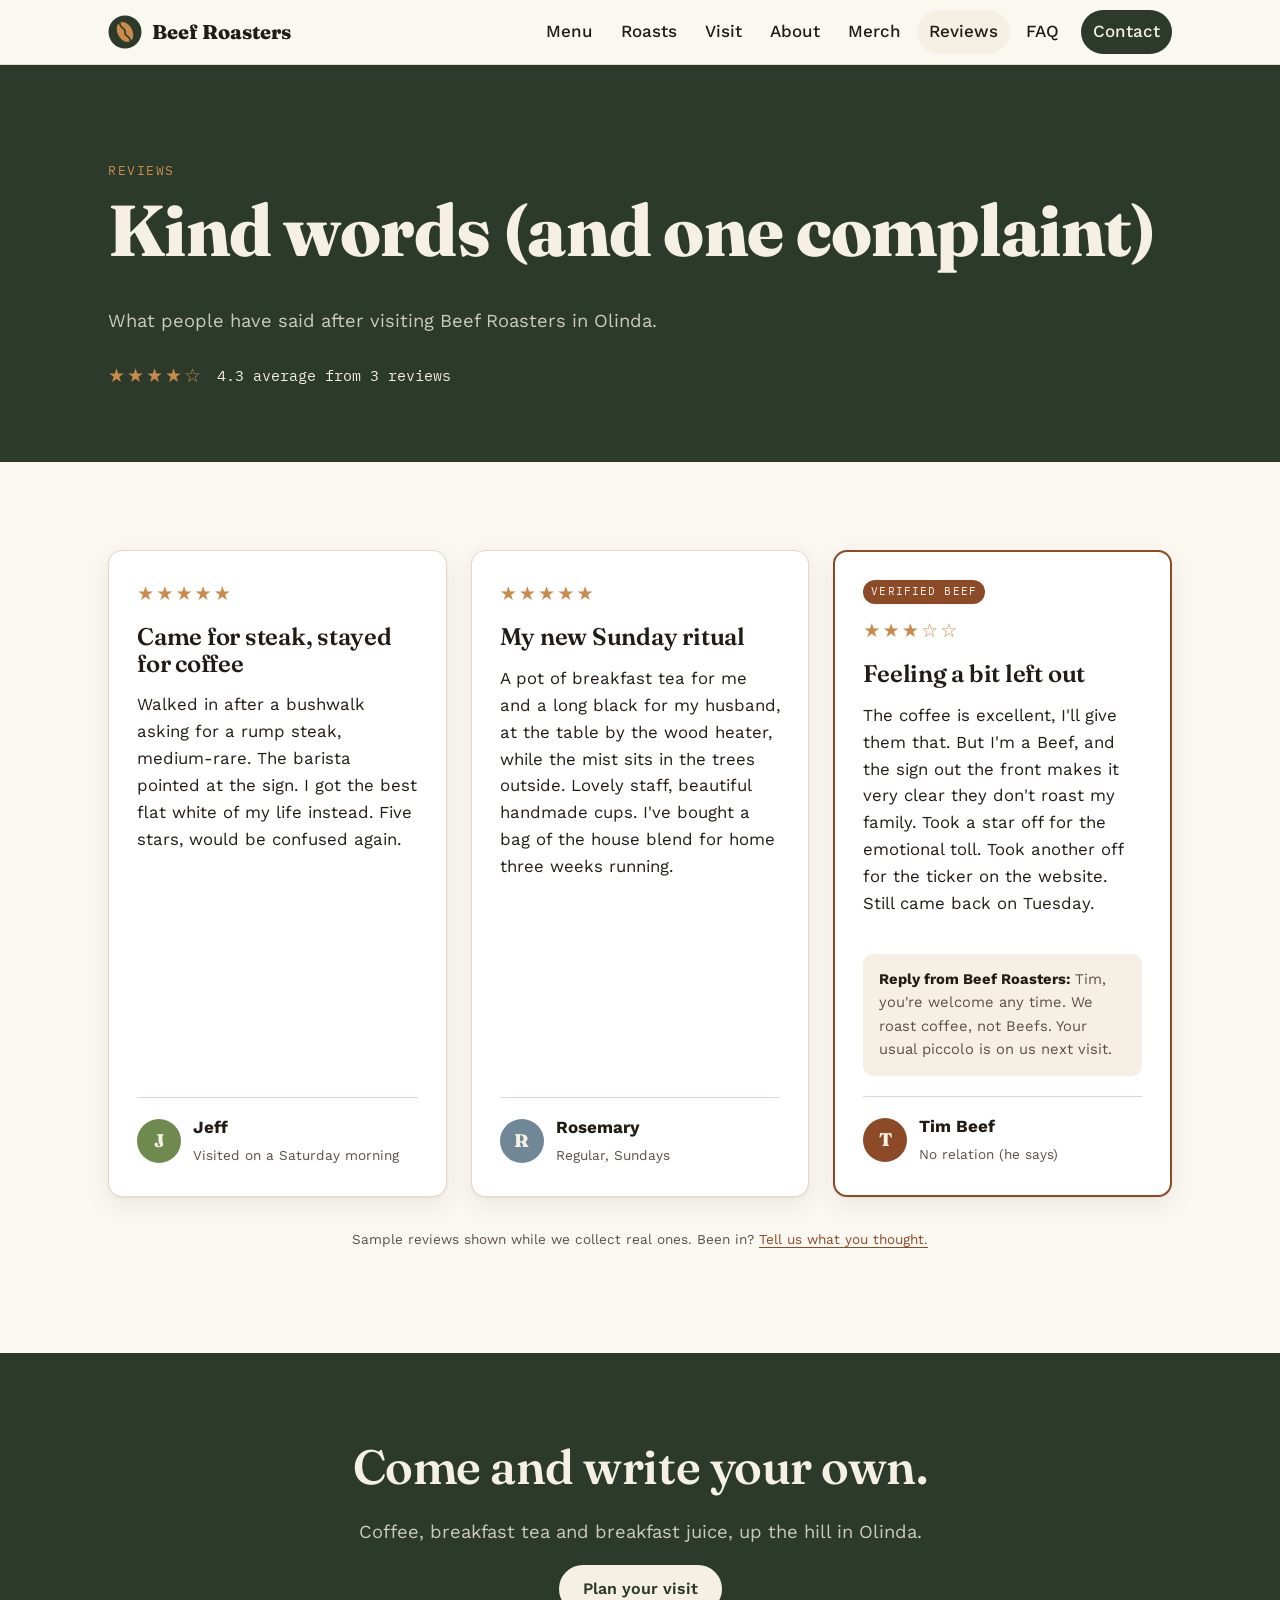
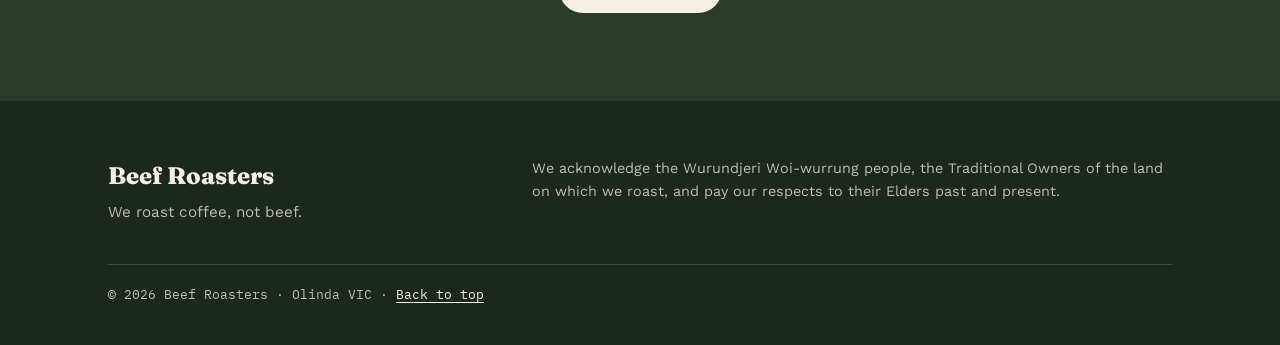
<file: reviews.html>
<!doctype html>
<html lang="en-AU">
<head>
  <meta charset="utf-8">
  <meta name="viewport" content="width=device-width, initial-scale=1">
  <title>Reviews | Beef Roasters, Olinda</title>
  <meta name="description" content="What customers say about Beef Roasters, the Olinda coffee roaster that roasts coffee, not beef.">
  <meta name="theme-color" content="#2b3a2a">
  <link rel="icon" href="favicon.svg" type="image/svg+xml">
  <link rel="preconnect" href="https://fonts.googleapis.com">
  <link rel="preconnect" href="https://fonts.gstatic.com" crossorigin>
  <link href="https://fonts.googleapis.com/css2?family=Fraunces:opsz,wght@9..144,400;9..144,600;9..144,800&family=Work+Sans:wght@400;500;600&family=IBM+Plex+Mono:wght@400;500&display=swap" rel="stylesheet">
  <link rel="stylesheet" href="styles.css">
</head>
<body>
  <a class="skip" href="#main">Skip to content</a>

  <header class="site-header" id="top">
    <div class="wrap header-inner">
      <a class="brand" href="index.html" aria-label="Beef Roasters home">
        <img src="favicon.svg" alt="" width="34" height="34">
        <span>Beef Roasters</span>
      </a>
      <button class="nav-toggle" aria-expanded="false" aria-controls="site-nav">
        <span class="sr-only">Menu</span>
        <span class="bars" aria-hidden="true"></span>
      </button>
      <nav id="site-nav" class="site-nav" aria-label="Main">
        <a href="index.html#menu">Menu</a>
        <a href="index.html#roasts">Roasts</a>
        <a href="index.html#visit">Visit</a>
        <a href="index.html#about">About</a>
        <a href="merch.html">Merch</a>
        <a href="reviews.html" aria-current="page">Reviews</a>
        <a href="index.html#faq">FAQ</a>
        <a href="index.html#contact" class="nav-cta">Contact</a>
      </nav>
    </div>
  </header>

  <main id="main">
    <section class="reviews-hero">
      <div class="wrap">
        <p class="eyebrow">Reviews</p>
        <h1>Kind words (and one complaint)</h1>
        <p class="lede">What people have said after visiting Beef Roasters in Olinda.</p>
        <div class="rating-summary">
          <span class="stars" aria-hidden="true">★★★★☆</span>
          <span>4.3 average from 3 reviews</span>
        </div>
      </div>
    </section>

    <section class="section">
      <div class="wrap">
        <!-- PLACEHOLDER REVIEWS: replace with real customer reviews before launch -->
        <div class="review-list">
          <article class="review">
            <span class="stars" role="img" aria-label="5 out of 5 stars">★★★★★</span>
            <h2>Came for steak, stayed for coffee</h2>
            <blockquote>
              <p>Walked in after a bushwalk asking for a rump steak, medium-rare. The barista pointed at the sign. I got the best flat white of my life instead. Five stars, would be confused again.</p>
            </blockquote>
            <div class="reviewer">
              <span class="avatar avatar-jeff" aria-hidden="true">J</span>
              <div><b>Jeff</b><span>Visited on a Saturday morning</span></div>
            </div>
          </article>

          <article class="review">
            <span class="stars" role="img" aria-label="5 out of 5 stars">★★★★★</span>
            <h2>My new Sunday ritual</h2>
            <blockquote>
              <p>A pot of breakfast tea for me and a long black for my husband, at the table by the wood heater, while the mist sits in the trees outside. Lovely staff, beautiful handmade cups. I've bought a bag of the house blend for home three weeks running.</p>
            </blockquote>
            <div class="reviewer">
              <span class="avatar avatar-rosemary" aria-hidden="true">R</span>
              <div><b>Rosemary</b><span>Regular, Sundays</span></div>
            </div>
          </article>

          <article class="review review-tim">
            <span class="badge">Verified Beef</span>
            <span class="stars" role="img" aria-label="3 out of 5 stars">★★★☆☆</span>
            <h2>Feeling a bit left out</h2>
            <blockquote>
              <p>The coffee is excellent, I'll give them that. But I'm a Beef, and the sign out the front makes it very clear they don't roast my family. Took a star off for the emotional toll. Took another off for the ticker on the website. Still came back on Tuesday.</p>
            </blockquote>
            <p class="owner-reply"><b>Reply from Beef Roasters:</b> Tim, you're welcome any time. We roast coffee, not Beefs. Your usual piccolo is on us next visit.</p>
            <div class="reviewer">
              <span class="avatar avatar-tim" aria-hidden="true">T</span>
              <div><b>Tim Beef</b><span>No relation (he says)</span></div>
            </div>
          </article>
        </div>
        <p class="sample-note">Sample reviews shown while we collect real ones. Been in? <a href="index.html#contact">Tell us what you thought.</a></p>
      </div>
    </section>

    <section class="section section-dark">
      <div class="wrap narrow center">
        <h2>Come and write your own.</h2>
        <p class="lede">Coffee, breakfast tea and breakfast juice, up the hill in Olinda.</p>
        <a class="btn" href="index.html#visit">Plan your visit</a>
      </div>
    </section>
  </main>

  <footer class="site-footer">
    <div class="wrap footer-grid">
      <div>
        <p class="footer-brand">Beef Roasters</p>
        <p>We roast coffee, not beef.</p>
      </div>
      <p class="ack">We acknowledge the Wurundjeri Woi-wurrung people, the Traditional Owners of the land on which we roast, and pay our respects to their Elders past and present.</p>
      <p class="footer-meta">© <span id="year">2026</span> Beef Roasters · Olinda VIC · <a href="#top">Back to top</a></p>
    </div>
  </footer>

  <script src="script.js"></script>
</body>
</html>
</file>
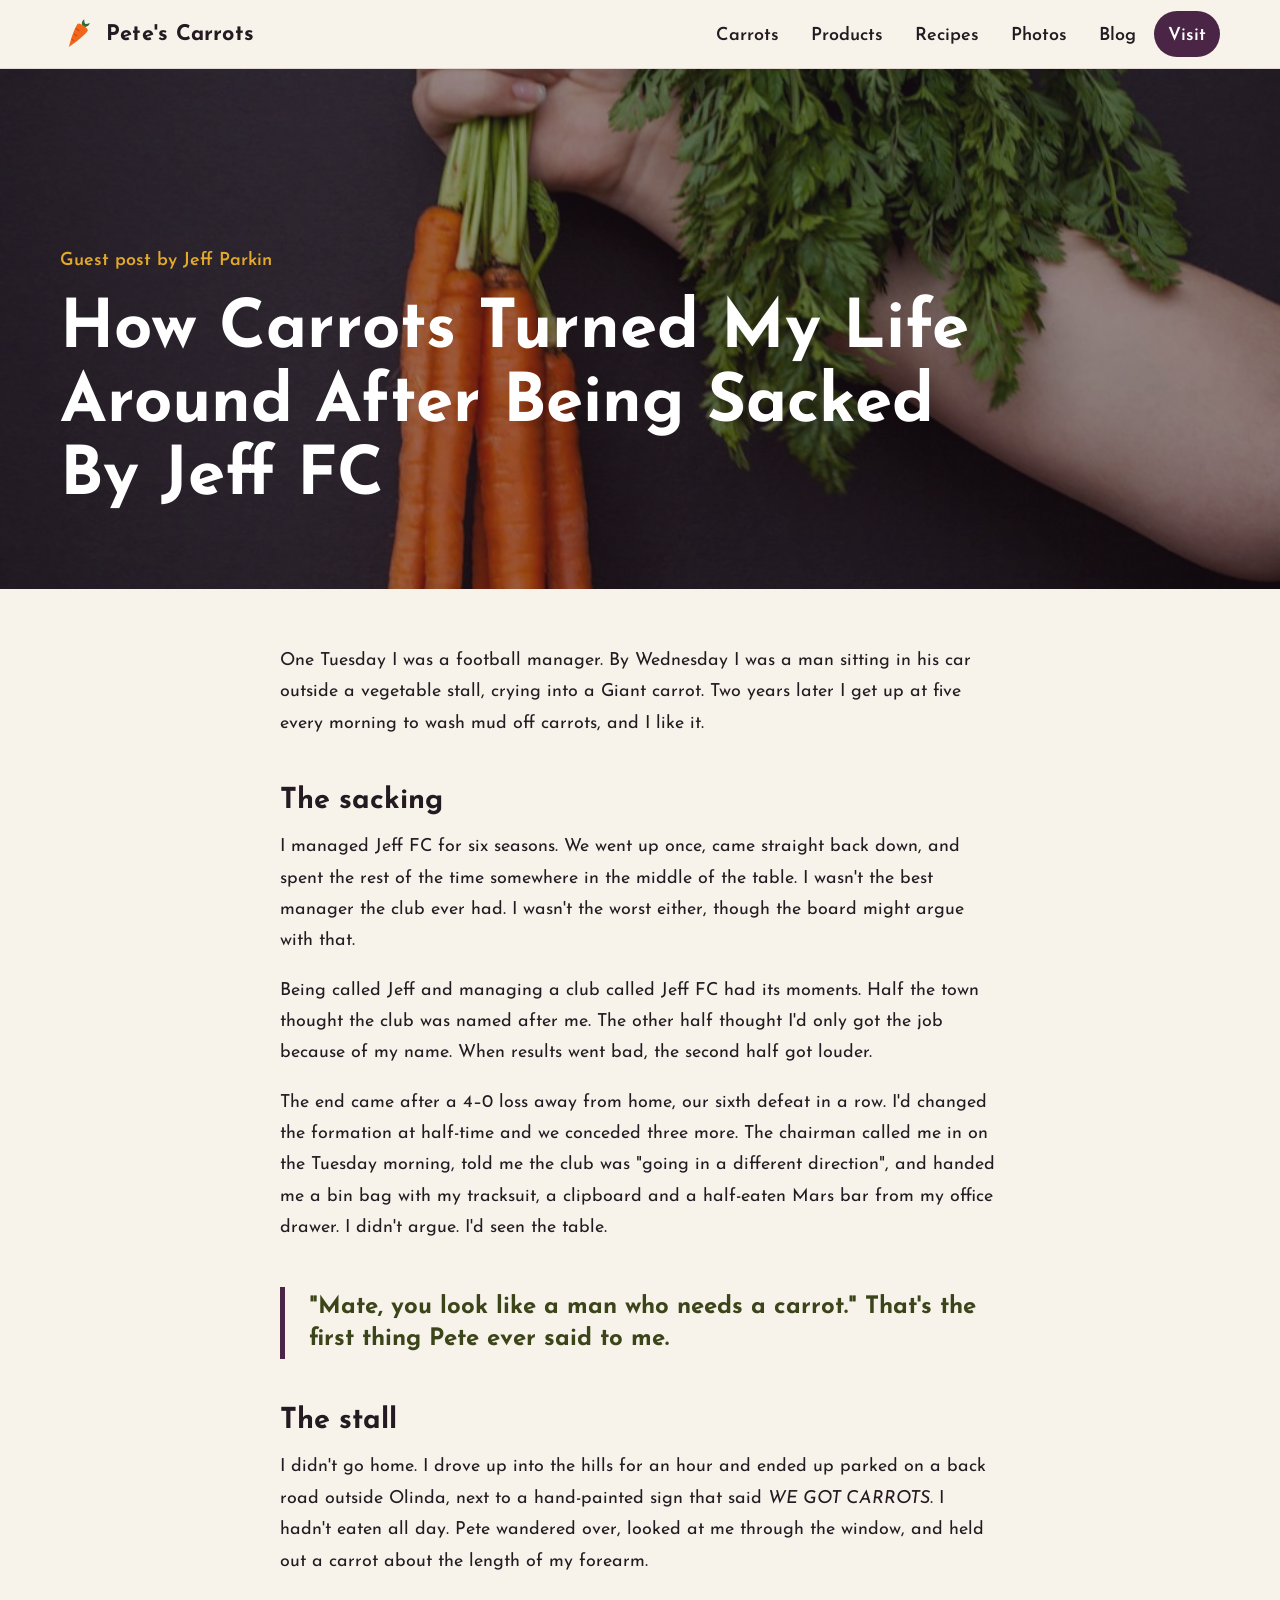
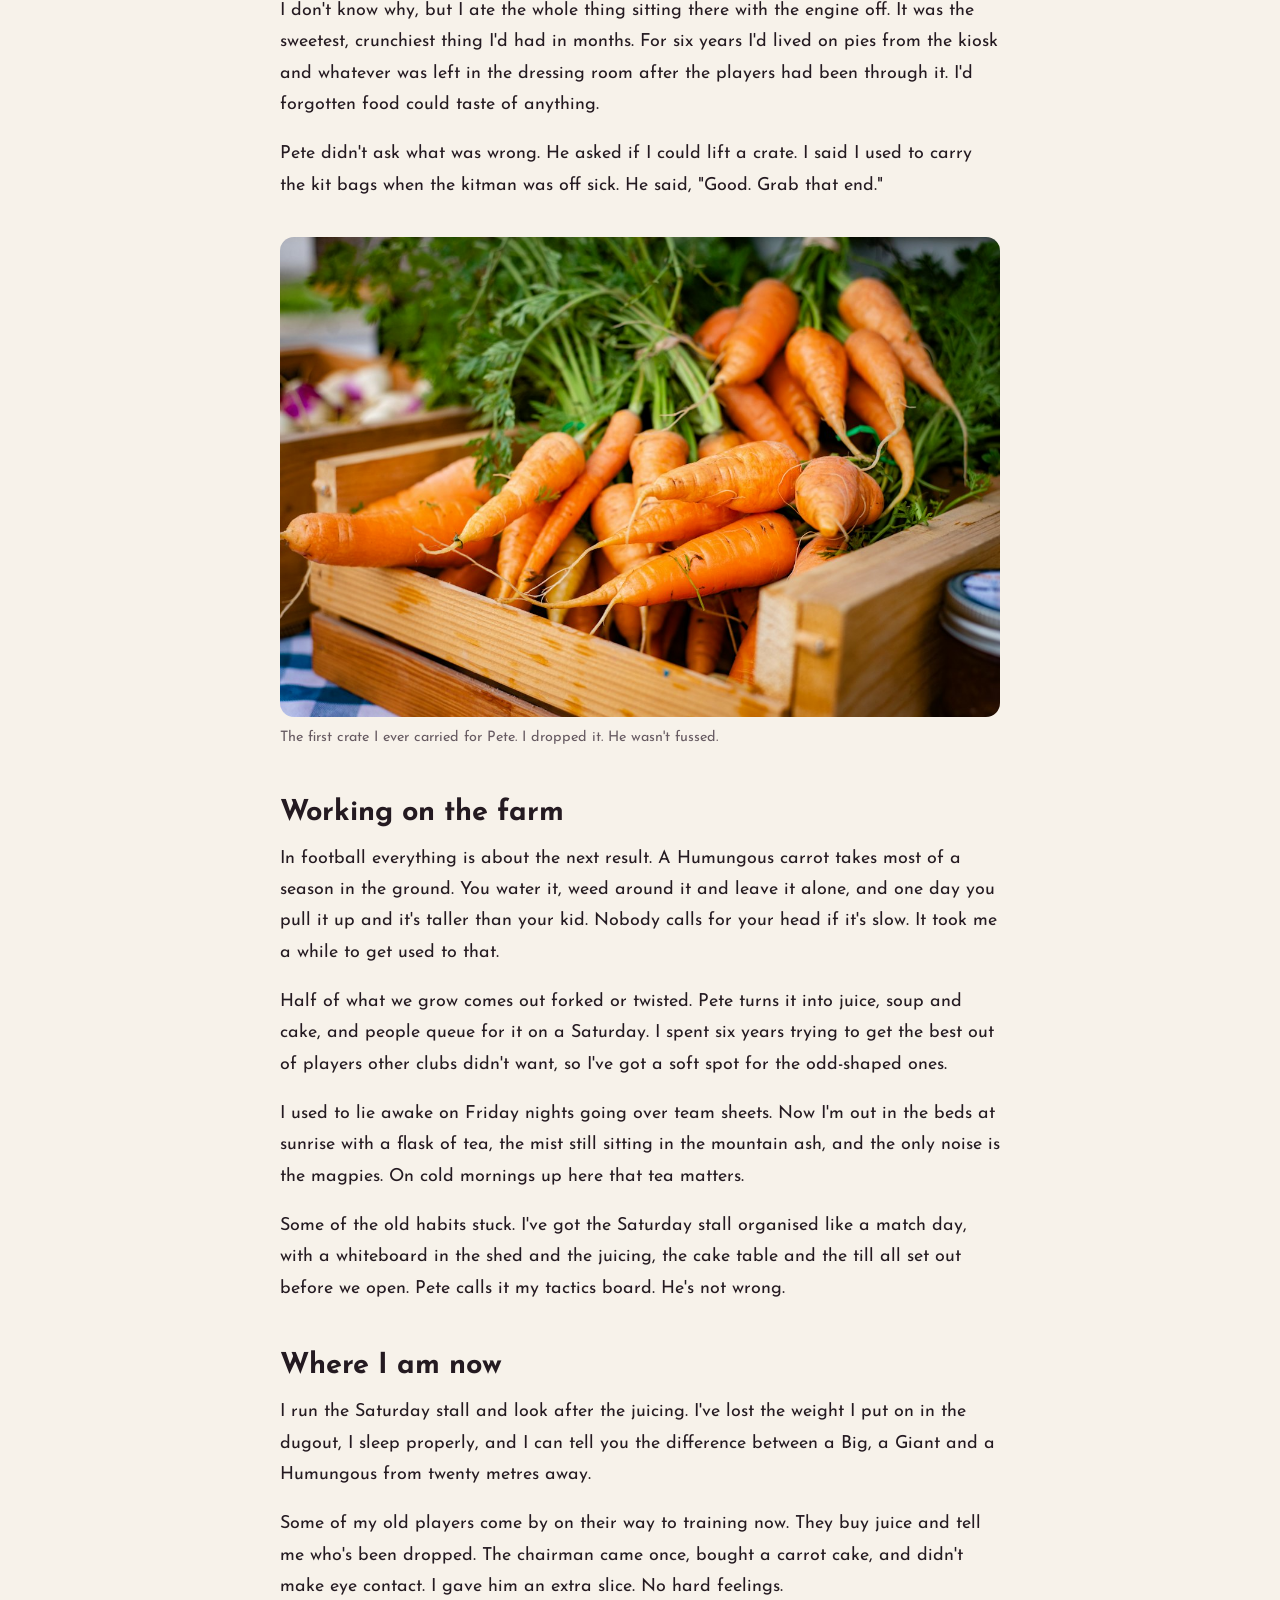
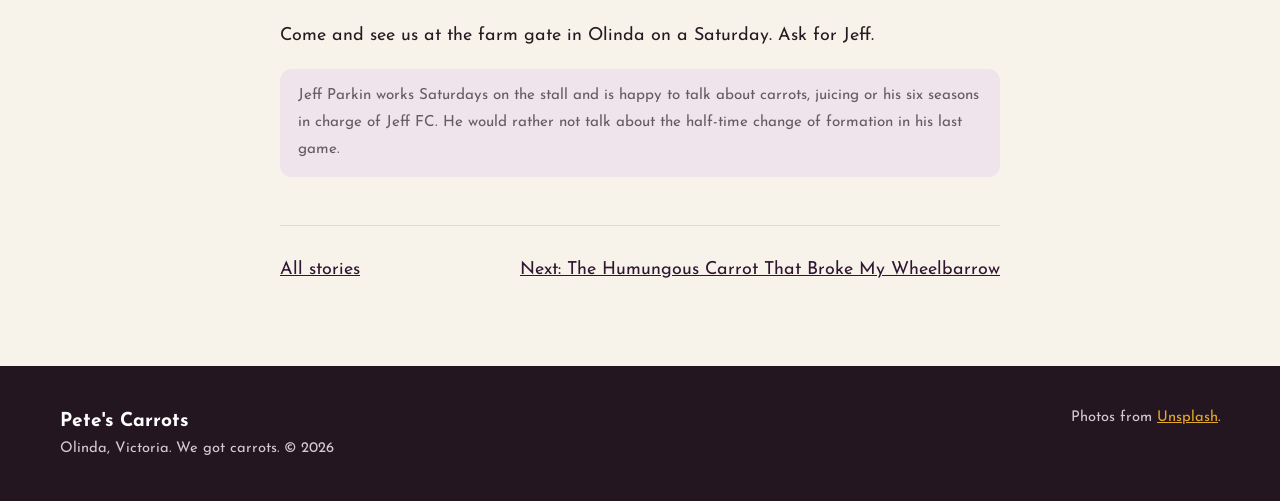
<file: carrots/blog/jeff-parkin.html>
<!doctype html>
<html lang="en-AU">
<head>
  <meta charset="utf-8">
  <meta name="viewport" content="width=device-width, initial-scale=1">
  <title>How Carrots Turned My Life Around After Being Sacked By Jeff FC | Pete's Carrots</title>
  <meta name="description" content="Former Jeff FC manager Jeff Parkin on losing his job and finding a new one behind Pete's carrot stall.">
  <meta name="theme-color" content="#4a2545">
  <meta property="og:title" content="How Carrots Turned My Life Around After Being Sacked By Jeff FC">
  <meta property="og:description" content="Former Jeff FC manager Jeff Parkin on losing his job and finding a new one behind Pete's carrot stall.">
  <meta property="og:type" content="article">
  <meta property="og:image" content="../images/held.jpg">
  <link rel="icon" href="../favicon.svg" type="image/svg+xml">
  <link rel="preconnect" href="https://fonts.googleapis.com">
  <link rel="preconnect" href="https://fonts.gstatic.com" crossorigin>
  <link href="https://fonts.googleapis.com/css2?family=Josefin+Sans:wght@400;600;700&display=swap" rel="stylesheet">
  <link rel="stylesheet" href="../styles.css">
</head>
<body>
  <a class="skip" href="#main">Skip to content</a>
  <header class="site-header">
    <div class="wrap header-inner">
      <a class="brand" href="../index.html" aria-label="Pete's Carrots home">
        <img src="../favicon.svg" alt="" width="36" height="36">
        <span>Pete's Carrots</span>
      </a>
      <button class="nav-toggle" aria-expanded="false" aria-controls="site-nav">
        <span class="sr-only">Menu</span>
        <span class="bars" aria-hidden="true"></span>
      </button>
      <nav id="site-nav" class="site-nav" aria-label="Main">
        <a href="../index.html#carrots">Carrots</a>
        <a href="../index.html#products">Products</a>
        <a href="../index.html#recipes">Recipes</a>
        <a href="../index.html#gallery">Photos</a>
        <a href="../index.html#blog">Blog</a>
        <a href="../index.html#visit" class="nav-cta">Visit</a>
      </nav>
    </div>
  </header>
  <main id="main">
    <div class="post-hero">
      <img width="1000" height="1500" src="../images/held.jpg" alt="">
      <div class="wrap">
        <p class="by">Guest post by Jeff Parkin</p>
        <h1>How Carrots Turned My Life Around After Being Sacked By Jeff FC</h1>
      </div>
    </div>
    <article class="post-body narrow">
      <p>One Tuesday I was a football manager. By Wednesday I was a man sitting in his car outside a vegetable stall, crying into a Giant carrot. Two years later I get up at five every morning to wash mud off carrots, and I like it.</p>

      <h2>The sacking</h2>
      <p>I managed Jeff FC for six seasons. We went up once, came straight back down, and spent the rest of the time somewhere in the middle of the table. I wasn't the best manager the club ever had. I wasn't the worst either, though the board might argue with that.</p>
      <p>Being called Jeff and managing a club called Jeff FC had its moments. Half the town thought the club was named after me. The other half thought I'd only got the job because of my name. When results went bad, the second half got louder.</p>
      <p>The end came after a 4&ndash;0 loss away from home, our sixth defeat in a row. I'd changed the formation at half-time and we conceded three more. The chairman called me in on the Tuesday morning, told me the club was "going in a different direction", and handed me a bin bag with my tracksuit, a clipboard and a half-eaten Mars bar from my office drawer. I didn't argue. I'd seen the table.</p>

      <blockquote>"Mate, you look like a man who needs a carrot." That's the first thing Pete ever said to me.</blockquote>

      <h2>The stall</h2>
      <p>I didn't go home. I drove up into the hills for an hour and ended up parked on a back road outside Olinda, next to a hand-painted sign that said <em>WE GOT CARROTS</em>. I hadn't eaten all day. Pete wandered over, looked at me through the window, and held out a carrot about the length of my forearm.</p>
      <p>I don't know why, but I ate the whole thing sitting there with the engine off. It was the sweetest, crunchiest thing I'd had in months. For six years I'd lived on pies from the kiosk and whatever was left in the dressing room after the players had been through it. I'd forgotten food could taste of anything.</p>
      <p>Pete didn't ask what was wrong. He asked if I could lift a crate. I said I used to carry the kit bags when the kitman was off sick. He said, "Good. Grab that end."</p>

      <figure>
        <img width="1200" height="801" src="../images/crate.jpg" alt="A wooden crate full of carrots" loading="lazy">
        <figcaption>The first crate I ever carried for Pete. I dropped it. He wasn't fussed.</figcaption>
      </figure>

      <h2>Working on the farm</h2>
      <p>In football everything is about the next result. A Humungous carrot takes most of a season in the ground. You water it, weed around it and leave it alone, and one day you pull it up and it's taller than your kid. Nobody calls for your head if it's slow. It took me a while to get used to that.</p>
      <p>Half of what we grow comes out forked or twisted. Pete turns it into juice, soup and cake, and people queue for it on a Saturday. I spent six years trying to get the best out of players other clubs didn't want, so I've got a soft spot for the odd-shaped ones.</p>
      <p>I used to lie awake on Friday nights going over team sheets. Now I'm out in the beds at sunrise with a flask of tea, the mist still sitting in the mountain ash, and the only noise is the magpies. On cold mornings up here that tea matters.</p>
      <p>Some of the old habits stuck. I've got the Saturday stall organised like a match day, with a whiteboard in the shed and the juicing, the cake table and the till all set out before we open. Pete calls it my tactics board. He's not wrong.</p>

      <h2>Where I am now</h2>
      <p>I run the Saturday stall and look after the juicing. I've lost the weight I put on in the dugout, I sleep properly, and I can tell you the difference between a Big, a Giant and a Humungous from twenty metres away.</p>
      <p>Some of my old players come by on their way to training now. They buy juice and tell me who's been dropped. The chairman came once, bought a carrot cake, and didn't make eye contact. I gave him an extra slice. No hard feelings.</p>
      <p>Come and see us at the farm gate in Olinda on a Saturday. Ask for Jeff.</p>

      <p class="disclaimer">Jeff Parkin works Saturdays on the stall and is happy to talk about carrots, juicing or his six seasons in charge of Jeff FC. He would rather not talk about the half-time change of formation in his last game.</p>
      <nav class="post-nav" aria-label="More stories">
        <a href="../index.html#blog">All stories</a>
        <a href="wheelbarrow.html">Next: The Humungous Carrot That Broke My Wheelbarrow</a>
      </nav>
    </article>
  </main>
  <footer class="site-footer">
    <div class="wrap">
      <div><strong>Pete's Carrots</strong><br>Olinda, Victoria. We got carrots. &copy; <span data-year>2026</span></div>
      <div>Photos from <a href="https://unsplash.com/">Unsplash</a>.</div>
    </div>
  </footer>
  <script src="../script.js"></script>
</body>
</html>
</file>
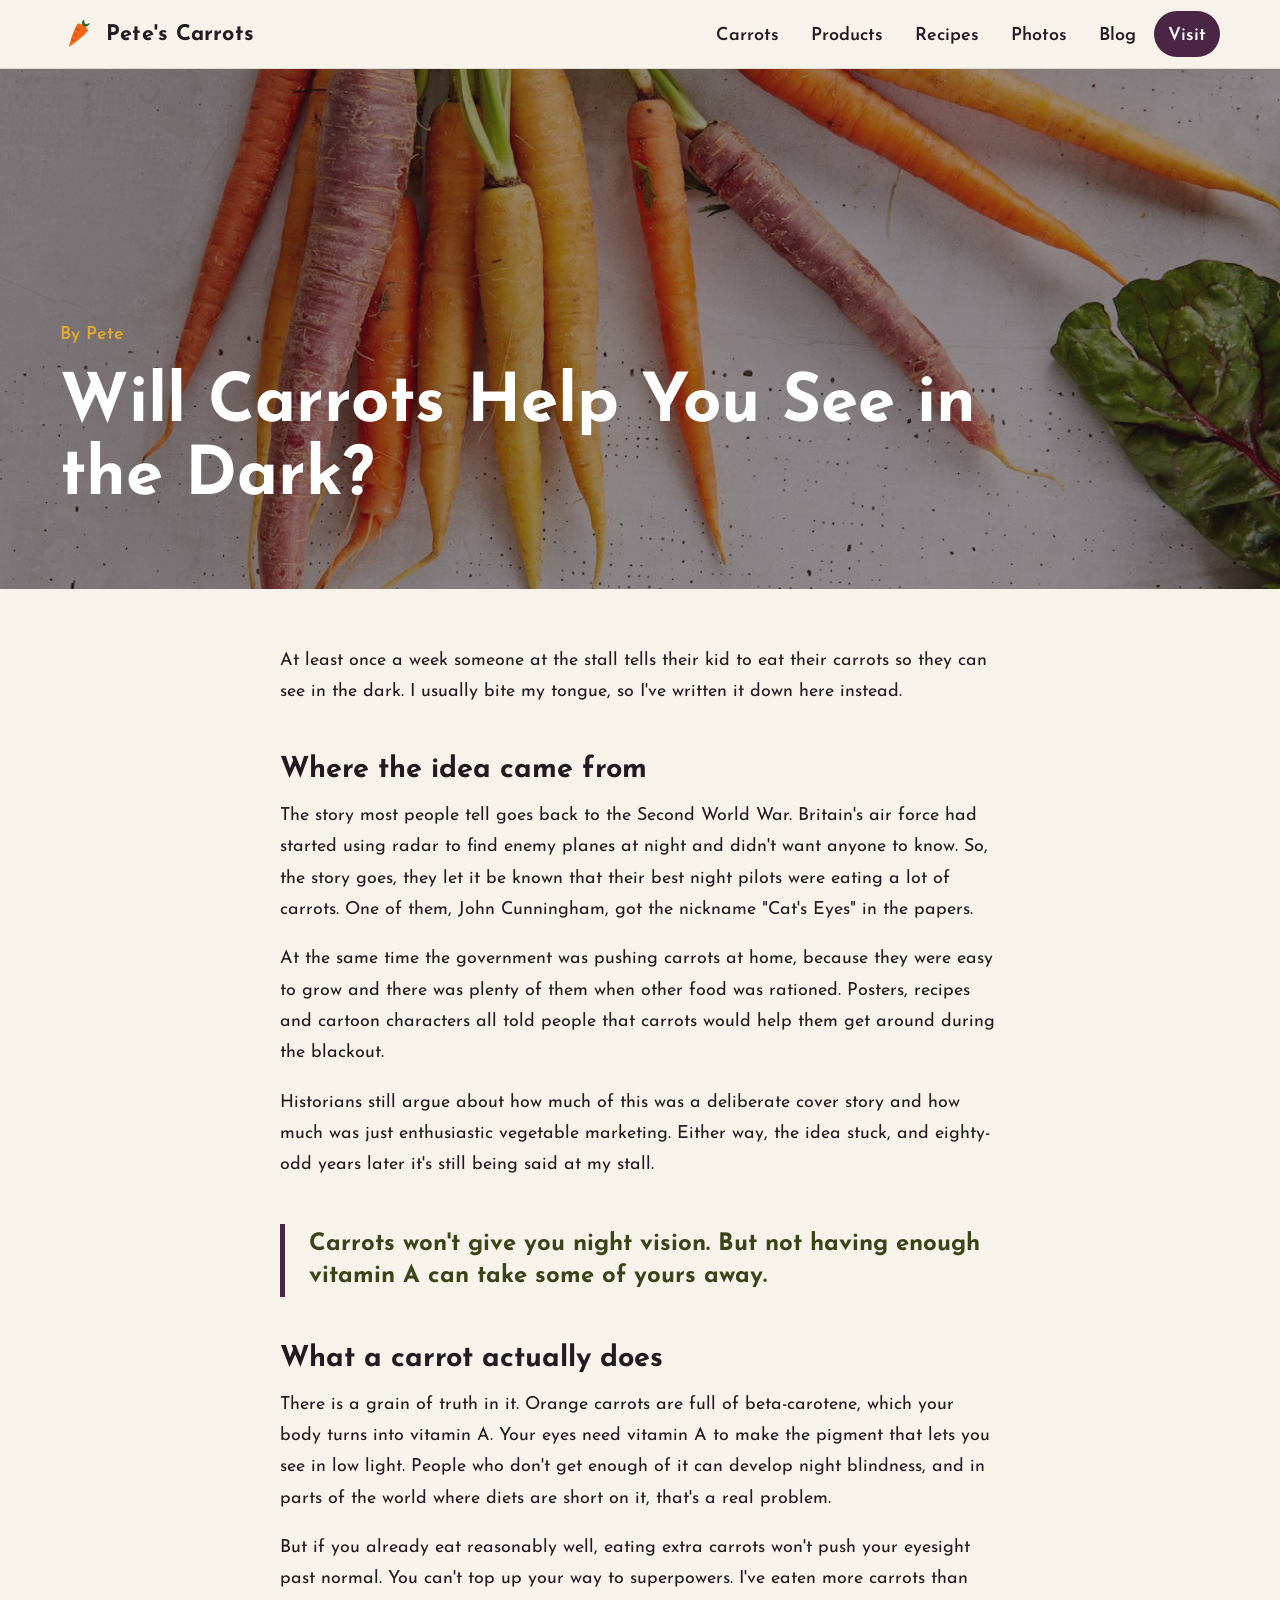
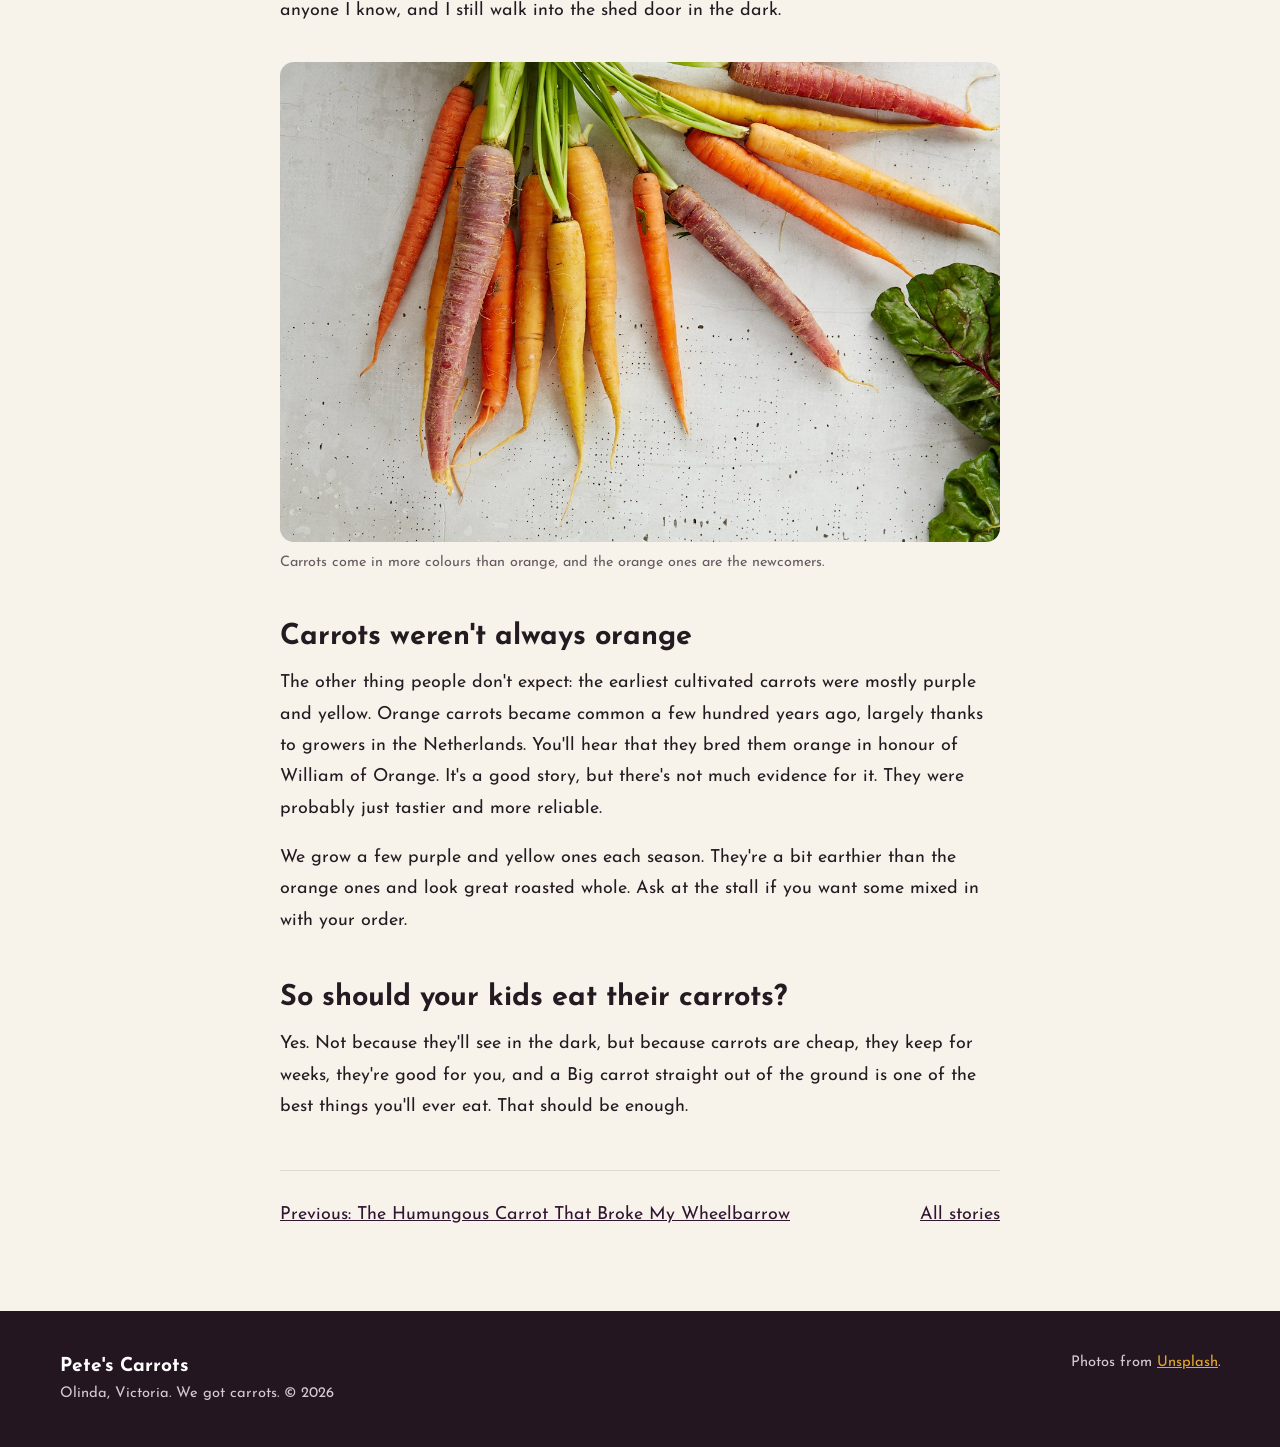
<file: carrots/blog/see-in-the-dark.html>
<!doctype html>
<html lang="en-AU">
<head>
  <meta charset="utf-8">
  <meta name="viewport" content="width=device-width, initial-scale=1">
  <title>Will Carrots Help You See in the Dark? | Pete's Carrots</title>
  <meta name="description" content="The wartime rumour, the purple carrots nobody talks about, and what a carrot actually does for your eyes.">
  <meta name="theme-color" content="#4a2545">
  <meta property="og:title" content="Will Carrots Help You See in the Dark?">
  <meta property="og:description" content="The wartime rumour, the purple carrots nobody talks about, and what a carrot actually does for your eyes.">
  <meta property="og:type" content="article">
  <meta property="og:image" content="../images/rainbow.jpg">
  <link rel="icon" href="../favicon.svg" type="image/svg+xml">
  <link rel="preconnect" href="https://fonts.googleapis.com">
  <link rel="preconnect" href="https://fonts.gstatic.com" crossorigin>
  <link href="https://fonts.googleapis.com/css2?family=Josefin+Sans:wght@400;600;700&display=swap" rel="stylesheet">
  <link rel="stylesheet" href="../styles.css">
</head>
<body>
  <a class="skip" href="#main">Skip to content</a>
  <header class="site-header">
    <div class="wrap header-inner">
      <a class="brand" href="../index.html" aria-label="Pete's Carrots home">
        <img src="../favicon.svg" alt="" width="36" height="36">
        <span>Pete's Carrots</span>
      </a>
      <button class="nav-toggle" aria-expanded="false" aria-controls="site-nav">
        <span class="sr-only">Menu</span>
        <span class="bars" aria-hidden="true"></span>
      </button>
      <nav id="site-nav" class="site-nav" aria-label="Main">
        <a href="../index.html#carrots">Carrots</a>
        <a href="../index.html#products">Products</a>
        <a href="../index.html#recipes">Recipes</a>
        <a href="../index.html#gallery">Photos</a>
        <a href="../index.html#blog">Blog</a>
        <a href="../index.html#visit" class="nav-cta">Visit</a>
      </nav>
    </div>
  </header>
  <main id="main">
    <div class="post-hero">
      <img width="1200" height="800" src="../images/rainbow.jpg" alt="">
      <div class="wrap">
        <p class="by">By Pete</p>
        <h1>Will Carrots Help You See in the Dark?</h1>
      </div>
    </div>
    <article class="post-body narrow">
      <p>At least once a week someone at the stall tells their kid to eat their carrots so they can see in the dark. I usually bite my tongue, so I've written it down here instead.</p>

      <h2>Where the idea came from</h2>
      <p>The story most people tell goes back to the Second World War. Britain's air force had started using radar to find enemy planes at night and didn't want anyone to know. So, the story goes, they let it be known that their best night pilots were eating a lot of carrots. One of them, John Cunningham, got the nickname "Cat's Eyes" in the papers.</p>
      <p>At the same time the government was pushing carrots at home, because they were easy to grow and there was plenty of them when other food was rationed. Posters, recipes and cartoon characters all told people that carrots would help them get around during the blackout.</p>
      <p>Historians still argue about how much of this was a deliberate cover story and how much was just enthusiastic vegetable marketing. Either way, the idea stuck, and eighty-odd years later it's still being said at my stall.</p>

      <blockquote>Carrots won't give you night vision. But not having enough vitamin A can take some of yours away.</blockquote>

      <h2>What a carrot actually does</h2>
      <p>There is a grain of truth in it. Orange carrots are full of beta-carotene, which your body turns into vitamin A. Your eyes need vitamin A to make the pigment that lets you see in low light. People who don't get enough of it can develop night blindness, and in parts of the world where diets are short on it, that's a real problem.</p>
      <p>But if you already eat reasonably well, eating extra carrots won't push your eyesight past normal. You can't top up your way to superpowers. I've eaten more carrots than anyone I know, and I still walk into the shed door in the dark.</p>

      <figure>
        <img width="1200" height="800" src="../images/rainbow.jpg" alt="Orange, yellow and purple carrots laid side by side" loading="lazy">
        <figcaption>Carrots come in more colours than orange, and the orange ones are the newcomers.</figcaption>
      </figure>

      <h2>Carrots weren't always orange</h2>
      <p>The other thing people don't expect: the earliest cultivated carrots were mostly purple and yellow. Orange carrots became common a few hundred years ago, largely thanks to growers in the Netherlands. You'll hear that they bred them orange in honour of William of Orange. It's a good story, but there's not much evidence for it. They were probably just tastier and more reliable.</p>
      <p>We grow a few purple and yellow ones each season. They're a bit earthier than the orange ones and look great roasted whole. Ask at the stall if you want some mixed in with your order.</p>

      <h2>So should your kids eat their carrots?</h2>
      <p>Yes. Not because they'll see in the dark, but because carrots are cheap, they keep for weeks, they're good for you, and a Big carrot straight out of the ground is one of the best things you'll ever eat. That should be enough.</p>
      <nav class="post-nav" aria-label="More stories">
        <a href="wheelbarrow.html">Previous: The Humungous Carrot That Broke My Wheelbarrow</a>
        <a href="../index.html#blog">All stories</a>
      </nav>
    </article>
  </main>
  <footer class="site-footer">
    <div class="wrap">
      <div><strong>Pete's Carrots</strong><br>Olinda, Victoria. We got carrots. &copy; <span data-year>2026</span></div>
      <div>Photos from <a href="https://unsplash.com/">Unsplash</a>.</div>
    </div>
  </footer>
  <script src="../script.js"></script>
</body>
</html>
</file>
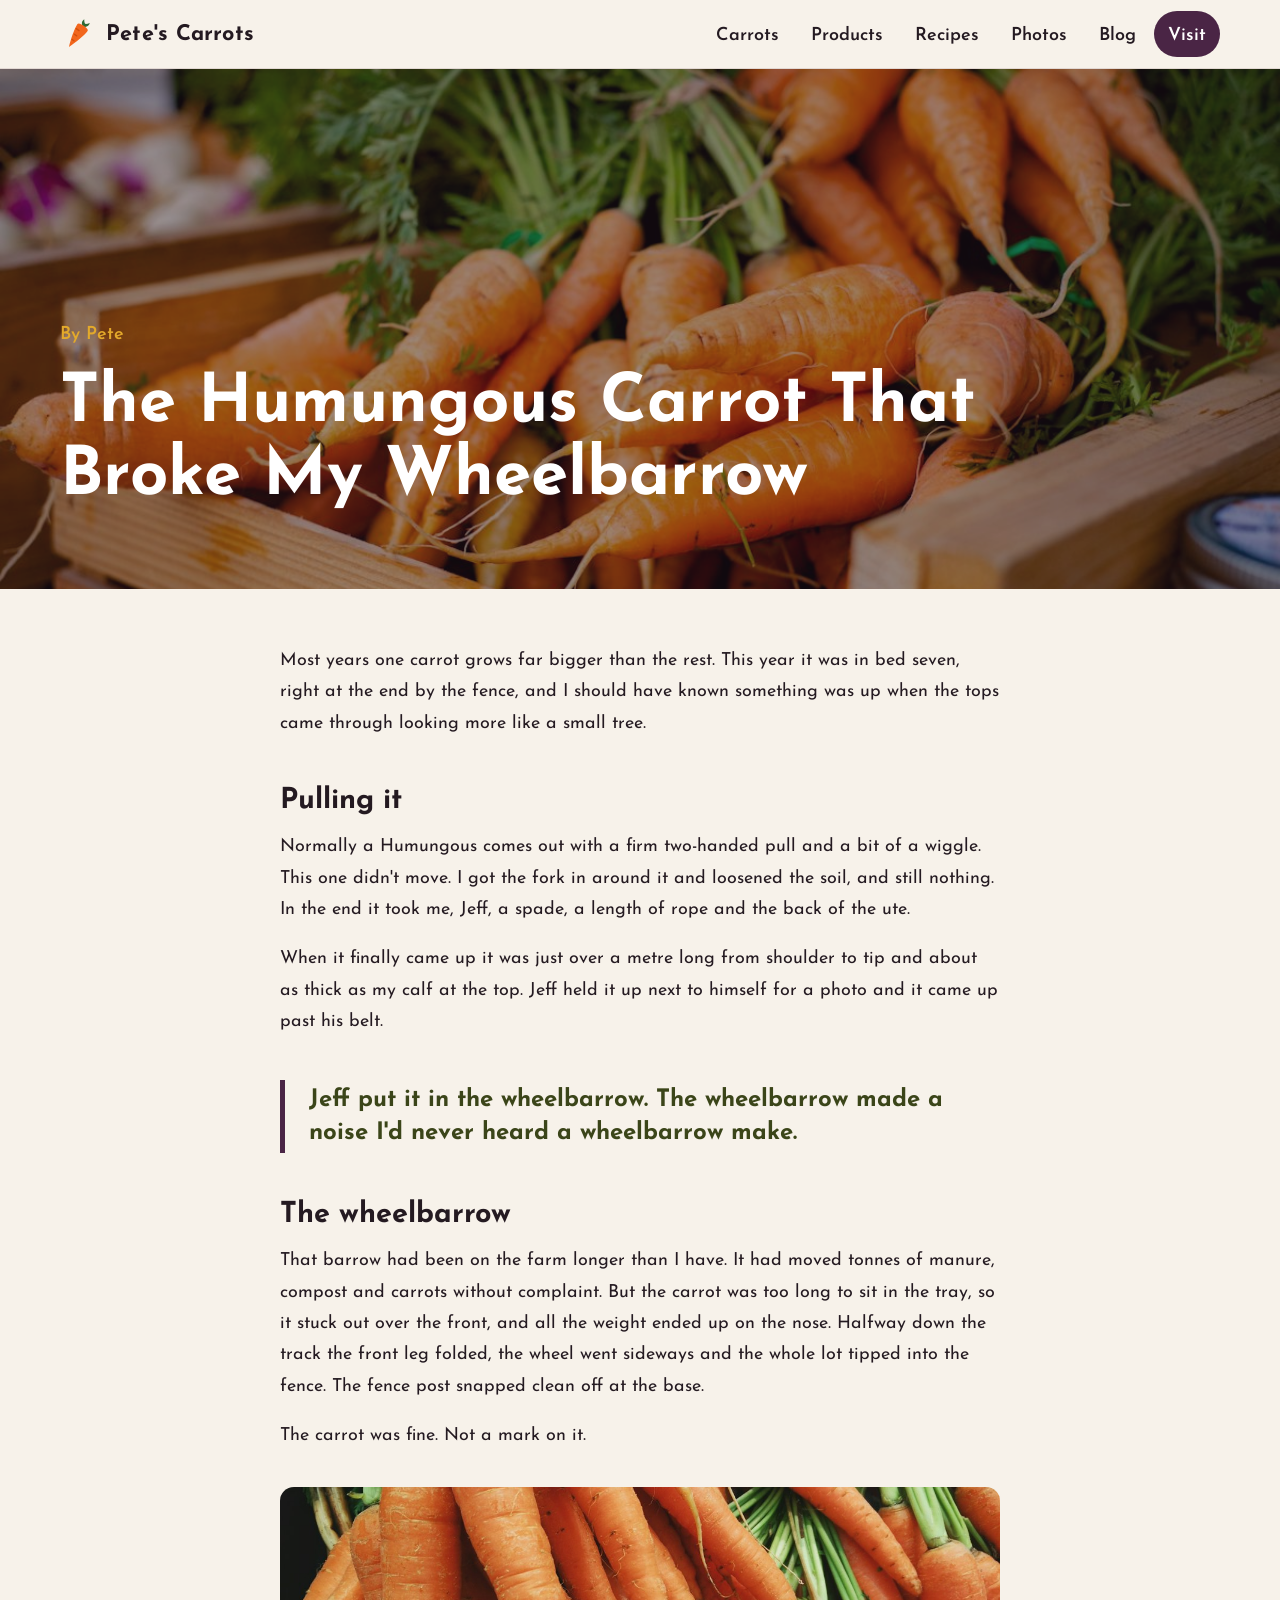
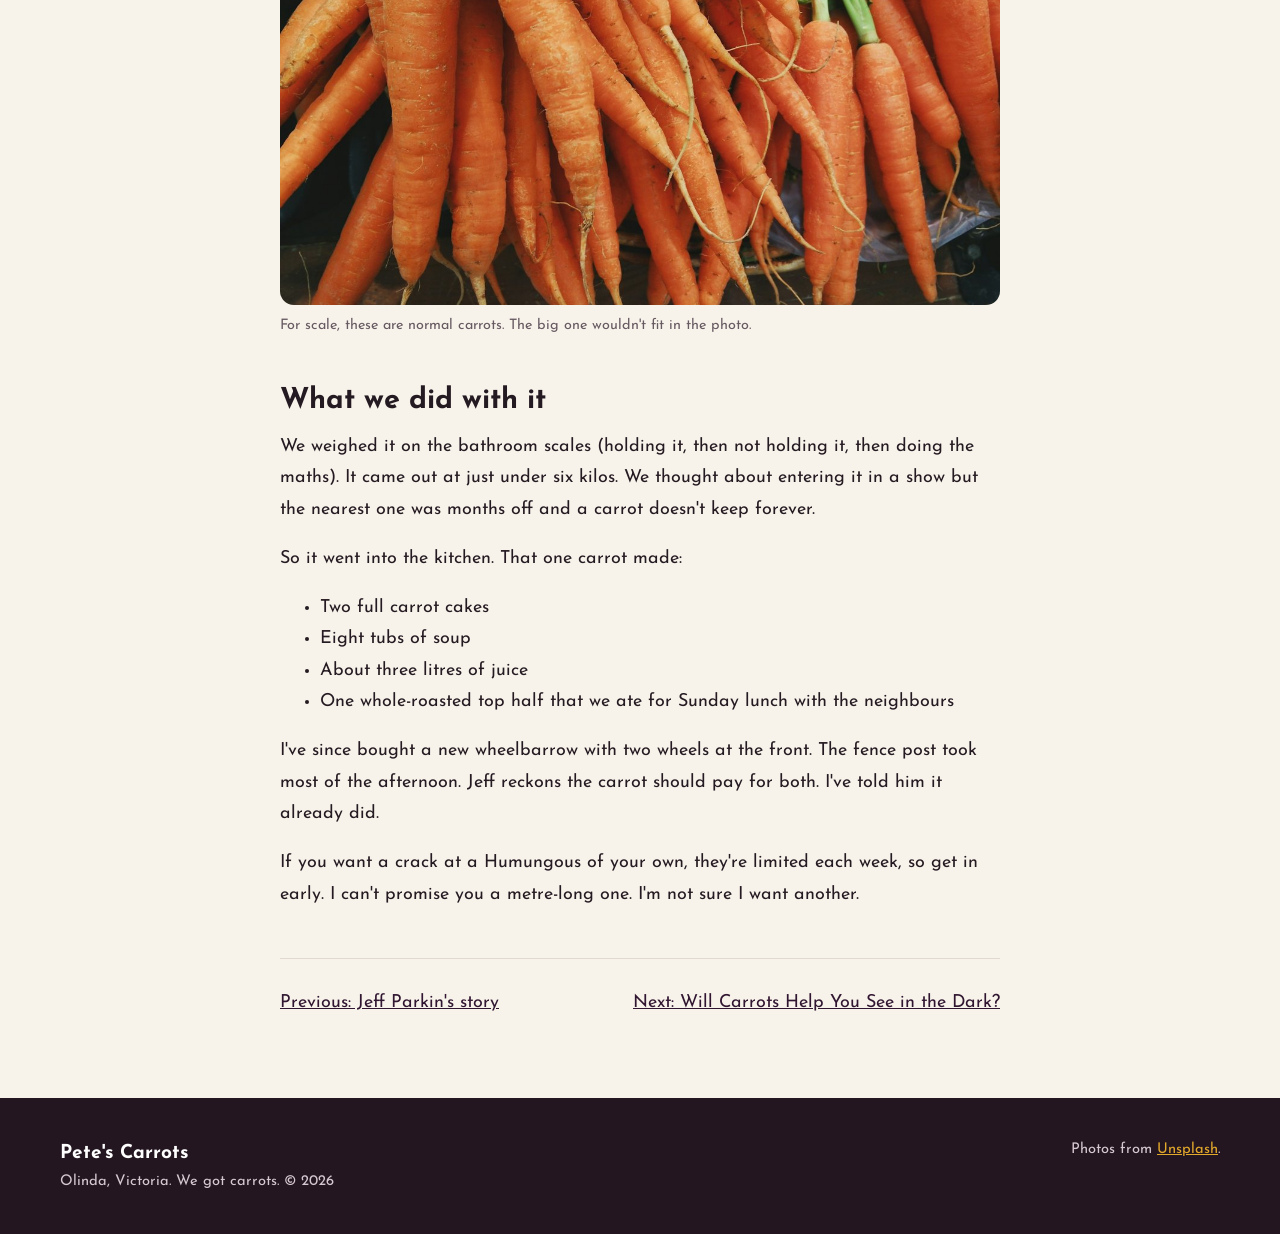
<file: carrots/blog/wheelbarrow.html>
<!doctype html>
<html lang="en-AU">
<head>
  <meta charset="utf-8">
  <meta name="viewport" content="width=device-width, initial-scale=1">
  <title>The Humungous Carrot That Broke My Wheelbarrow | Pete's Carrots</title>
  <meta name="description" content="How a single carrot from bed seven ended up costing Pete a wheelbarrow, a fence post and most of a Saturday.">
  <meta name="theme-color" content="#4a2545">
  <meta property="og:title" content="The Humungous Carrot That Broke My Wheelbarrow">
  <meta property="og:description" content="How a single carrot from bed seven ended up costing Pete a wheelbarrow, a fence post and most of a Saturday.">
  <meta property="og:type" content="article">
  <meta property="og:image" content="../images/crate.jpg">
  <link rel="icon" href="../favicon.svg" type="image/svg+xml">
  <link rel="preconnect" href="https://fonts.googleapis.com">
  <link rel="preconnect" href="https://fonts.gstatic.com" crossorigin>
  <link href="https://fonts.googleapis.com/css2?family=Josefin+Sans:wght@400;600;700&display=swap" rel="stylesheet">
  <link rel="stylesheet" href="../styles.css">
</head>
<body>
  <a class="skip" href="#main">Skip to content</a>
  <header class="site-header">
    <div class="wrap header-inner">
      <a class="brand" href="../index.html" aria-label="Pete's Carrots home">
        <img src="../favicon.svg" alt="" width="36" height="36">
        <span>Pete's Carrots</span>
      </a>
      <button class="nav-toggle" aria-expanded="false" aria-controls="site-nav">
        <span class="sr-only">Menu</span>
        <span class="bars" aria-hidden="true"></span>
      </button>
      <nav id="site-nav" class="site-nav" aria-label="Main">
        <a href="../index.html#carrots">Carrots</a>
        <a href="../index.html#products">Products</a>
        <a href="../index.html#recipes">Recipes</a>
        <a href="../index.html#gallery">Photos</a>
        <a href="../index.html#blog">Blog</a>
        <a href="../index.html#visit" class="nav-cta">Visit</a>
      </nav>
    </div>
  </header>
  <main id="main">
    <div class="post-hero">
      <img width="1200" height="801" src="../images/crate.jpg" alt="">
      <div class="wrap">
        <p class="by">By Pete</p>
        <h1>The Humungous Carrot That Broke My Wheelbarrow</h1>
      </div>
    </div>
    <article class="post-body narrow">
      <p>Most years one carrot grows far bigger than the rest. This year it was in bed seven, right at the end by the fence, and I should have known something was up when the tops came through looking more like a small tree.</p>

      <h2>Pulling it</h2>
      <p>Normally a Humungous comes out with a firm two-handed pull and a bit of a wiggle. This one didn't move. I got the fork in around it and loosened the soil, and still nothing. In the end it took me, Jeff, a spade, a length of rope and the back of the ute.</p>
      <p>When it finally came up it was just over a metre long from shoulder to tip and about as thick as my calf at the top. Jeff held it up next to himself for a photo and it came up past his belt.</p>

      <blockquote>Jeff put it in the wheelbarrow. The wheelbarrow made a noise I'd never heard a wheelbarrow make.</blockquote>

      <h2>The wheelbarrow</h2>
      <p>That barrow had been on the farm longer than I have. It had moved tonnes of manure, compost and carrots without complaint. But the carrot was too long to sit in the tray, so it stuck out over the front, and all the weight ended up on the nose. Halfway down the track the front leg folded, the wheel went sideways and the whole lot tipped into the fence. The fence post snapped clean off at the base.</p>
      <p>The carrot was fine. Not a mark on it.</p>

      <figure>
        <img width="1200" height="697" src="../images/pile.jpg" alt="A large pile of carrots" loading="lazy">
        <figcaption>For scale, these are normal carrots. The big one wouldn't fit in the photo.</figcaption>
      </figure>

      <h2>What we did with it</h2>
      <p>We weighed it on the bathroom scales (holding it, then not holding it, then doing the maths). It came out at just under six kilos. We thought about entering it in a show but the nearest one was months off and a carrot doesn't keep forever.</p>
      <p>So it went into the kitchen. That one carrot made:</p>
      <ul>
        <li>Two full carrot cakes</li>
        <li>Eight tubs of soup</li>
        <li>About three litres of juice</li>
        <li>One whole-roasted top half that we ate for Sunday lunch with the neighbours</li>
      </ul>
      <p>I've since bought a new wheelbarrow with two wheels at the front. The fence post took most of the afternoon. Jeff reckons the carrot should pay for both. I've told him it already did.</p>
      <p>If you want a crack at a Humungous of your own, they're limited each week, so get in early. I can't promise you a metre-long one. I'm not sure I want another.</p>
      <nav class="post-nav" aria-label="More stories">
        <a href="jeff-parkin.html">Previous: Jeff Parkin's story</a>
        <a href="see-in-the-dark.html">Next: Will Carrots Help You See in the Dark?</a>
      </nav>
    </article>
  </main>
  <footer class="site-footer">
    <div class="wrap">
      <div><strong>Pete's Carrots</strong><br>Olinda, Victoria. We got carrots. &copy; <span data-year>2026</span></div>
      <div>Photos from <a href="https://unsplash.com/">Unsplash</a>.</div>
    </div>
  </footer>
  <script src="../script.js"></script>
</body>
</html>
</file>
<file: styles.css>
/* Beef Roasters — forest & timber palette drawn from the shop photos */
:root {
  --forest: #2b3a2a;
  --forest-deep: #1d281d;
  --fern: #6f8a4e;
  --timber: #8c4a26;
  --timber-dark: #5e3018;
  --honey: #c98a4b;
  --slate: #6f8797;
  --slate-pale: #dfe6ea;
  --cream: #f5efe4;
  --paper: #fbf8f2;
  --ink: #221c17;
  --ink-soft: #5a5048;
  --line: #e2d8c8;

  --display: "Fraunces", Georgia, "Times New Roman", serif;
  --body: "Work Sans", system-ui, -apple-system, "Segoe UI", sans-serif;
  --mono: "IBM Plex Mono", ui-monospace, Menlo, Consolas, monospace;

  --radius: 14px;
  --shadow: 0 1px 2px rgba(34, 28, 23, .06), 0 8px 24px rgba(34, 28, 23, .08);
  --wrap: 1120px;
}

*, *::before, *::after { box-sizing: border-box; }
html { scroll-behavior: smooth; scroll-padding-top: 72px; }
@media (prefers-reduced-motion: reduce) {
  html { scroll-behavior: auto; }
  *, *::before, *::after { animation: none !important; transition: none !important; }
}

body {
  margin: 0;
  font-family: var(--body);
  font-size: 1.0625rem;
  line-height: 1.6;
  color: var(--ink);
  background: var(--paper);
  -webkit-font-smoothing: antialiased;
}

img { max-width: 100%; display: block; }
a { color: var(--timber); text-underline-offset: 3px; }
a:hover { color: var(--timber-dark); }
h1, h2, h3 { font-family: var(--display); line-height: 1.1; margin: 0 0 .5em; font-weight: 600; letter-spacing: -.01em; }
h2 { font-size: clamp(2rem, 4.5vw, 3rem); }
h3 { font-size: 1.5rem; }
p { margin: 0 0 1em; }

.wrap { max-width: var(--wrap); margin: 0 auto; padding: 0 16px; }
@media (min-width: 640px) { .wrap { padding: 0 28px; } }
.narrow { max-width: 780px; }
.center { text-align: center; }

.sr-only { position: absolute; width: 1px; height: 1px; padding: 0; margin: -1px; overflow: hidden; clip: rect(0 0 0 0); white-space: nowrap; border: 0; }
.skip { position: absolute; left: -999px; top: 8px; background: var(--ink); color: #fff; padding: 8px 14px; border-radius: 8px; z-index: 100; }
.skip:focus { left: 8px; }
:focus-visible { outline: 3px solid var(--honey); outline-offset: 3px; }

.eyebrow {
  font-family: var(--mono);
  font-size: .8rem;
  text-transform: uppercase;
  letter-spacing: .12em;
  color: var(--timber);
  margin-bottom: .75em;
}

/* ---------- Buttons ---------- */
.btn {
  display: inline-block;
  font: 600 1rem/1 var(--body);
  padding: 14px 22px;
  border-radius: 999px;
  border: 2px solid var(--forest);
  background: var(--forest);
  color: var(--cream);
  text-decoration: none;
  cursor: pointer;
  transition: transform .15s ease, background .15s ease, color .15s ease;
}
.btn:hover { background: var(--forest-deep); color: var(--cream); transform: translateY(-1px); }
.btn-light { background: var(--cream); border-color: var(--cream); color: var(--forest); }
.btn-light:hover { background: #fff; color: var(--forest); }
.btn-ghost { background: transparent; border-color: rgba(245, 239, 228, .8); color: var(--cream); }
.btn-ghost:hover { background: rgba(245, 239, 228, .12); }
.btn-small { padding: 10px 16px; font-size: .9rem; }

/* ---------- Header ---------- */
.site-header {
  position: sticky; top: 0; z-index: 50;
  background: rgba(251, 248, 242, .92);
  backdrop-filter: saturate(1.4) blur(10px);
  -webkit-backdrop-filter: saturate(1.4) blur(10px);
  border-bottom: 1px solid var(--line);
}
.header-inner { display: flex; align-items: center; justify-content: space-between; height: 64px; }
.brand { display: flex; align-items: center; gap: 10px; text-decoration: none; color: var(--ink); font-family: var(--display); font-weight: 800; font-size: 1.25rem; }
.brand:hover { color: var(--ink); }

.site-nav { display: flex; gap: 4px; align-items: center; }
.site-nav a { text-decoration: none; color: var(--ink); font-weight: 500; padding: 8px 12px; border-radius: 999px; }
.site-nav a:hover, .site-nav a[aria-current="page"] { background: var(--cream); color: var(--ink); }
.site-nav .nav-cta { background: var(--forest); color: var(--cream); margin-left: 6px; }
.site-nav .nav-cta:hover { background: var(--forest-deep); color: var(--cream); }

.nav-toggle { display: none; background: none; border: 0; width: 44px; height: 44px; cursor: pointer; border-radius: 10px; }
.bars, .bars::before, .bars::after { display: block; width: 22px; height: 2px; background: var(--ink); border-radius: 2px; position: relative; margin: 0 auto; transition: transform .2s ease; }
.bars::before, .bars::after { content: ""; position: absolute; left: 0; }
.bars::before { top: -7px; }
.bars::after { top: 7px; }
.nav-toggle[aria-expanded="true"] .bars { background: transparent; }
.nav-toggle[aria-expanded="true"] .bars::before { transform: translateY(7px) rotate(45deg); }
.nav-toggle[aria-expanded="true"] .bars::after { transform: translateY(-7px) rotate(-45deg); }

@media (max-width: 820px) {
  .nav-toggle { display: block; }
  .site-nav {
    position: absolute; top: 64px; left: 0; right: 0;
    flex-direction: column; align-items: stretch; gap: 0;
    background: var(--paper); border-bottom: 1px solid var(--line);
    padding: 8px 16px 16px;
    display: none;
  }
  .site-nav.open { display: flex; }
  .site-nav a { padding: 12px; border-radius: 10px; }
  .site-nav .nav-cta { margin: 8px 0 0; text-align: center; }
}

/* ---------- Hero ---------- */
.hero { position: relative; min-height: min(88vh, 760px); display: flex; align-items: flex-end; color: var(--cream); overflow: hidden; }
.hero picture, .hero-img { position: absolute; inset: 0; width: 100%; height: 100%; }
.hero-img { object-fit: cover; object-position: center 30%; }
.hero-shade { position: absolute; inset: 0; background: linear-gradient(180deg, rgba(29, 40, 29, .15) 0%, rgba(29, 40, 29, .35) 45%, rgba(29, 40, 29, .88) 100%); }
.hero-content { position: relative; padding-top: 120px; padding-bottom: 64px; width: 100%; }
.hero .eyebrow { color: var(--cream); text-shadow: 0 1px 8px rgba(0, 0, 0, .6); }
.hero h1, .slogan { text-shadow: 0 2px 18px rgba(0, 0, 0, .35); }
.hero h1 { font-size: clamp(3.2rem, 11vw, 7.5rem); font-weight: 800; letter-spacing: -.03em; margin-bottom: .1em; }
.slogan { font-family: var(--display); font-size: clamp(1.4rem, 3.6vw, 2.2rem); font-style: italic; margin-bottom: 1.4em; }
.strike { position: relative; white-space: nowrap; }
.strike::after {
  content: ""; position: absolute; left: -4px; right: -4px; top: 55%;
  height: 4px; background: var(--honey); border-radius: 2px;
  transform: rotate(-3deg) scaleX(0); transform-origin: left;
  animation: strike .6s .8s ease-out forwards;
}
@keyframes strike { to { transform: rotate(-3deg) scaleX(1); } }
.hero-actions { display: flex; flex-wrap: wrap; gap: 12px; margin-bottom: 28px; }

.open-pill {
  display: inline-flex; align-items: center; gap: 10px;
  font-family: var(--mono); font-size: .85rem;
  background: rgba(29, 40, 29, .6); border: 1px solid rgba(245, 239, 228, .25);
  padding: 8px 14px; border-radius: 999px; margin: 0;
}
.open-pill::before { content: ""; width: 9px; height: 9px; border-radius: 50%; background: var(--slate); }
.open-pill.is-open::before { background: #8fd16a; box-shadow: 0 0 0 4px rgba(143, 209, 106, .25); }
.open-pill.is-closed::before { background: #e48a6a; }

/* ---------- Ticker ---------- */
.ticker { background: var(--timber); color: var(--cream); overflow: hidden; font-family: var(--mono); font-size: .9rem; }
.ticker-track { display: flex; width: max-content; animation: ticker 38s linear infinite; }
.ticker-track span { padding: 12px 28px; white-space: nowrap; }
.ticker-track span::after { content: "✕"; margin-left: 56px; opacity: .5; }
.ticker b { color: #fff; font-weight: 500; }
@keyframes ticker { to { transform: translateX(-50%); } }

/* ---------- Sections ---------- */
.section { padding: 88px 0; }
@media (max-width: 640px) { .section { padding: 64px 0; } }
.section-head { margin-bottom: 40px; max-width: 680px; }
.center .section-head { margin-left: auto; margin-right: auto; }
.lede { font-size: 1.15rem; color: var(--ink-soft); }

.section-dark { background: var(--forest); color: var(--cream); }
.section-dark .eyebrow { color: var(--honey); }
.section-dark .lede { color: rgba(245, 239, 228, .8); }
.section-dark a { color: var(--honey); }
.section-dark .btn { background: var(--cream); border-color: var(--cream); color: var(--forest); }
.section-dark .btn:hover { background: #fff; color: var(--forest); }

.section-timber { background: var(--cream); }
.section-mist { background: var(--slate-pale); }

/* ---------- Menu ---------- */
.menu-grid { display: grid; gap: 24px; grid-template-columns: 1fr; }
@media (min-width: 760px) { .menu-grid { grid-template-columns: 1fr 1fr; } }
@media (min-width: 1040px) { .menu-grid { grid-template-columns: 1.1fr 1fr .8fr; } }

.menu-card { background: #fff; border: 1px solid var(--line); border-radius: var(--radius); padding: 28px; box-shadow: var(--shadow); }
.menu-card h3 { font-size: 1.75rem; margin-bottom: .25em; }
.menu-sub { margin-top: 1.6em; }
.menu-note { color: var(--ink-soft); font-size: .95rem; }
.menu-list { list-style: none; padding: 0; margin: 0 0 1em; }
.menu-list li { display: flex; align-items: baseline; gap: 8px; padding: 7px 0; }
.menu-list li i { flex: 1; border-bottom: 2px dotted var(--line); transform: translateY(-4px); }
.price { font-family: var(--mono); font-weight: 500; color: var(--timber-dark); }
.menu-extras { font-size: .85rem; color: var(--ink-soft); border-top: 1px solid var(--line); padding-top: 14px; margin: 0; }

.menu-card-beef { background: repeating-linear-gradient(-45deg, #fff, #fff 14px, var(--paper) 14px, var(--paper) 28px); border-style: dashed; border-width: 2px; box-shadow: none; }
.menu-list-empty li { justify-content: center; flex-direction: column; align-items: center; text-align: center; padding: 28px 0; color: var(--ink-soft); font-style: italic; }
.empty-icon { font-family: var(--display); font-size: 3rem; line-height: 1; color: var(--line); font-style: normal; }
.beef-response { min-height: 1.6em; margin: 14px 0 0; font-size: .95rem; color: var(--timber-dark); font-weight: 500; }

/* ---------- Roasts ---------- */
.roast-scale { display: grid; gap: 20px; grid-template-columns: 1fr; }
@media (min-width: 760px) { .roast-scale { grid-template-columns: repeat(3, 1fr); } }
.roast { background: rgba(245, 239, 228, .06); border: 1px solid rgba(245, 239, 228, .15); border-radius: var(--radius); padding: 28px; }
.roast-swatch { display: block; width: 56px; height: 56px; border-radius: 50%; margin-bottom: 18px; box-shadow: inset 0 -6px 12px rgba(0,0,0,.25); }
.roast-light .roast-swatch { background: #b9814a; }
.roast-medium .roast-swatch { background: #7a4523; }
.roast-dark .roast-swatch { background: #3a2015; }
.roast-not { font-family: var(--mono); font-size: .85rem; color: var(--honey); text-decoration: line-through; text-decoration-thickness: 2px; }
.roast p:last-child { color: rgba(245, 239, 228, .85); margin: 0; }

/* ---------- Gallery ---------- */
.gallery { display: grid; gap: 20px; grid-template-columns: 1fr; }
@media (min-width: 640px) { .gallery { grid-template-columns: repeat(2, 1fr); } }
@media (min-width: 960px) { .gallery { grid-template-columns: repeat(3, 1fr); } }
.gallery figure { margin: 0; }
.gallery img { width: 100%; aspect-ratio: 4 / 5; height: auto; object-fit: cover; border-radius: var(--radius); background: var(--cream); }
.gallery figcaption { font-size: .95rem; color: var(--ink-soft); padding-top: 10px; }

/* ---------- Visit ---------- */
.visit-grid { display: grid; gap: 40px; grid-template-columns: 1fr; align-items: start; }
@media (min-width: 900px) { .visit-grid { grid-template-columns: 1fr 1.1fr; } }
.visit-address { font-style: normal; font-size: 1.15rem; margin-bottom: 1em; }
.visit-note { color: var(--ink-soft); }
.visit-grid h3 { margin-top: 1.4em; }
.hours { border-collapse: collapse; width: 100%; max-width: 380px; margin-bottom: 8px; }
.hours th, .hours td { text-align: left; padding: 8px 0; border-bottom: 1px solid var(--line); font-weight: 400; }
.hours td { font-family: var(--mono); font-size: .95rem; text-align: right; }
.hours tr.today th, .hours tr.today td { font-weight: 600; color: var(--forest); }
.hours tr.today th::after { content: " · today"; font-family: var(--mono); font-size: .75rem; color: var(--timber); font-weight: 500; }
.hours-foot { font-size: .85rem; color: var(--ink-soft); margin-bottom: 20px; }
.map-frame { border-radius: var(--radius); overflow: hidden; border: 1px solid var(--line); box-shadow: var(--shadow); aspect-ratio: 4 / 3; background: var(--slate-pale); }
.map-frame iframe { width: 100%; height: 100%; border: 0; display: block; }

/* ---------- About ---------- */
.about-grid { display: grid; gap: 40px; grid-template-columns: 1fr; }
@media (min-width: 900px) { .about-grid { grid-template-columns: 1.5fr 1fr; align-items: center; } }
.about-copy p { color: var(--ink-soft); }
.about-stats { display: grid; gap: 16px; }
.about-stats div { background: var(--cream); border-radius: var(--radius); padding: 22px 24px; display: flex; align-items: baseline; gap: 16px; }
.about-stats b { font-family: var(--display); font-size: 2.4rem; font-weight: 800; color: var(--timber); min-width: 3.4ch; line-height: 1; }
.about-stats span { color: var(--ink-soft); }

/* ---------- Reviews ---------- */
.pull-quote { margin: 0 0 32px; }
.pull-quote p { font-family: var(--display); font-size: clamp(1.5rem, 3.4vw, 2.3rem); line-height: 1.25; font-style: italic; }
.pull-quote footer { font-family: var(--mono); font-size: .9rem; color: var(--honey); }
.pull-quote footer::before { content: "— "; }

.reviews-hero { background: var(--forest); color: var(--cream); padding: 96px 0 72px; }
.reviews-hero .eyebrow { color: var(--honey); }
.reviews-hero h1 { font-size: clamp(2.6rem, 7vw, 4.5rem); font-weight: 800; }
.reviews-hero .lede { color: rgba(245, 239, 228, .8); max-width: 600px; }
.rating-summary { display: flex; align-items: center; gap: 14px; margin-top: 24px; font-family: var(--mono); font-size: .95rem; }
.stars { color: var(--honey); letter-spacing: 2px; font-size: 1.2rem; }

.review-list { display: grid; gap: 24px; grid-template-columns: 1fr; }
@media (min-width: 900px) { .review-list { grid-template-columns: repeat(3, 1fr); } }
.review { background: #fff; border: 1px solid var(--line); border-radius: var(--radius); padding: 28px; box-shadow: var(--shadow); display: flex; flex-direction: column; margin: 0; }
.review .stars { margin-bottom: 14px; }
.review blockquote { margin: 0 0 20px; flex: 1; }
.review blockquote p { font-size: 1.05rem; }
.review h2 { font-size: 1.5rem; margin-bottom: .6em; }
.reviewer { display: flex; align-items: center; gap: 12px; border-top: 1px solid var(--line); padding-top: 16px; }
.avatar { width: 44px; height: 44px; border-radius: 50%; display: grid; place-items: center; font-family: var(--display); font-weight: 800; color: var(--cream); flex-shrink: 0; }
.avatar-jeff { background: var(--fern); }
.avatar-rosemary { background: var(--slate); }
.avatar-tim { background: var(--timber); }
.reviewer b { display: block; }
.reviewer span { font-size: .85rem; color: var(--ink-soft); }
.reviewer .avatar { color: var(--cream); font-size: 1.15rem; }
.review-tim { border: 2px solid var(--timber); }
.badge { display: inline-block; font-family: var(--mono); font-size: .7rem; text-transform: uppercase; letter-spacing: .1em; background: var(--timber); color: var(--cream); padding: 3px 8px; border-radius: 999px; margin-bottom: 12px; align-self: flex-start; }
.owner-reply { background: var(--cream); border-radius: 10px; padding: 14px 16px; font-size: .92rem; color: var(--ink-soft); margin: 0 0 20px; }
.owner-reply b { color: var(--ink); }
.sample-note { font-size: .85rem; color: var(--ink-soft); text-align: center; margin-top: 32px; }

/* ---------- FAQ ---------- */
.faq details { background: #fff; border-radius: 12px; margin-bottom: 12px; border: 1px solid rgba(111, 135, 151, .25); }
.faq summary { cursor: pointer; padding: 18px 56px 18px 22px; font-weight: 600; font-size: 1.05rem; list-style: none; position: relative; }
.faq summary::-webkit-details-marker { display: none; }
.faq summary::after { content: "+"; position: absolute; right: 22px; top: 50%; transform: translateY(-50%); font-family: var(--mono); font-size: 1.4rem; color: var(--timber); transition: transform .2s ease; }
.faq details[open] summary::after { transform: translateY(-50%) rotate(45deg); }
.faq details p { padding: 0 22px 18px; margin: 0; color: var(--ink-soft); }

/* ---------- Contact ---------- */
.contact-grid { display: grid; gap: 40px; grid-template-columns: 1fr; }
@media (min-width: 900px) { .contact-grid { grid-template-columns: 1fr 1.1fr; } }
.contact-list { list-style: none; padding: 0; margin: 24px 0 0; }
.contact-list li { display: flex; gap: 16px; padding: 12px 0; border-bottom: 1px solid var(--line); flex-wrap: wrap; }
.contact-list span { font-family: var(--mono); font-size: .85rem; text-transform: uppercase; letter-spacing: .08em; color: var(--ink-soft); width: 100px; padding-top: 2px; }
.contact-form { background: var(--cream); border-radius: var(--radius); padding: 28px; }
.field { margin-bottom: 18px; }
.field label { display: block; font-weight: 600; margin-bottom: 6px; font-size: .95rem; }
.field input, .field select, .field textarea {
  width: 100%; font: inherit; color: var(--ink);
  background: #fff; border: 1.5px solid var(--line); border-radius: 10px;
  padding: 12px 14px;
}
.field textarea { resize: vertical; min-height: 120px; }
.field input:focus, .field select:focus, .field textarea:focus { outline: none; border-color: var(--forest); box-shadow: 0 0 0 3px rgba(43, 58, 42, .15); }
.field [aria-invalid="true"] { border-color: #b8462a; }
.form-error { color: #a33b22; font-weight: 500; min-height: 1.4em; margin-bottom: 12px; }
.form-hint { background: #fff; border-left: 4px solid var(--timber); padding: 10px 14px; border-radius: 6px; font-size: .95rem; }

/* ---------- Footer ---------- */
.site-footer { background: var(--forest-deep); color: rgba(245, 239, 228, .75); padding: 56px 0 40px; font-size: .95rem; }
.site-footer a { color: var(--cream); }
.footer-grid { display: grid; gap: 24px; grid-template-columns: 1fr; }
@media (min-width: 900px) { .footer-grid { grid-template-columns: 1fr 1.6fr; } .footer-meta { grid-column: 1 / -1; } }
.footer-brand { font-family: var(--display); font-size: 1.5rem; font-weight: 800; color: var(--cream); margin-bottom: .2em; }
.ack { font-size: .9rem; }
.footer-meta { border-top: 1px solid rgba(245, 239, 228, .15); padding-top: 20px; margin: 0; font-family: var(--mono); font-size: .8rem; }

/* ---------- 404 ---------- */
.notfound { min-height: 70vh; display: grid; place-items: center; text-align: center; padding: 80px 16px; }
.notfound h1 { font-size: clamp(4rem, 14vw, 8rem); font-weight: 800; color: var(--timber); margin-bottom: 0; }

/* ---------- Merch ---------- */
.merch-hero { padding: 72px 0 64px; }
.merch-hero-grid { display: grid; gap: 32px; grid-template-columns: 1fr; align-items: center; }
@media (min-width: 860px) { .merch-hero-grid { grid-template-columns: 1.3fr 1fr; } }
.merch-hero-img { width: 100%; max-width: 420px; margin: 0 auto; border-radius: 24px; aspect-ratio: 1; object-fit: cover; }
.merch-facts { list-style: none; padding: 0; margin: 28px 0 0; display: flex; flex-wrap: wrap; gap: 12px; }
.merch-facts li { background: rgba(245, 239, 228, .08); border: 1px solid rgba(245, 239, 228, .18); border-radius: 12px; padding: 10px 16px; }
.merch-facts b { display: block; font-family: var(--mono); font-size: .75rem; font-weight: 500; text-transform: uppercase; letter-spacing: .1em; color: var(--honey); }
.merch-facts span { font-family: var(--display); font-size: 1.2rem; }

.product-grid { display: grid; gap: 24px; grid-template-columns: 1fr; }
@media (min-width: 620px) { .product-grid { grid-template-columns: repeat(2, 1fr); } }
@media (min-width: 1000px) { .product-grid { grid-template-columns: repeat(4, 1fr); } }
.product { position: relative; background: #fff; border: 1px solid var(--line); border-radius: var(--radius); overflow: hidden; display: flex; flex-direction: column; box-shadow: var(--shadow); }
.product img { width: 100%; height: auto; aspect-ratio: 1; object-fit: cover; display: block; transition: transform .3s ease; }
.product:hover img { transform: scale(1.03); }
.product-body { padding: 20px 20px 22px; display: flex; flex-direction: column; flex: 1; }
.product-body h3 { font-size: 1.3rem; margin-bottom: .3em; }
.product-joke { font-family: var(--display); font-style: italic; color: var(--timber); margin-bottom: .6em; }
.product-body p:not(.product-joke):not(.product-msg) { font-size: .95rem; color: var(--ink-soft); }
.product-buy { margin-top: auto; display: flex; flex-wrap: wrap; align-items: center; gap: 10px; padding-top: 8px; }
.product-price { font-family: var(--mono); font-weight: 500; font-size: 1.15rem; color: var(--timber-dark); margin-right: auto; }
.size-select { font: inherit; font-size: .9rem; padding: 8px 10px; border-radius: 999px; border: 1.5px solid var(--line); background: #fff; color: var(--ink); }
.product-msg { min-height: 1.4em; margin: 8px 0 0; font-size: .85rem; color: var(--forest); font-weight: 500; }
.product-feature { border: 2px solid var(--forest); }
.product .badge { position: absolute; top: 14px; left: 14px; z-index: 1; }

.steps { list-style: none; counter-reset: step; padding: 0; margin: 0; display: grid; gap: 20px; grid-template-columns: 1fr; }
@media (min-width: 800px) { .steps { grid-template-columns: repeat(3, 1fr); } }
.steps li { counter-increment: step; background: #fff; border-radius: var(--radius); padding: 24px; }
.steps li::before { content: counter(step); display: grid; place-items: center; width: 40px; height: 40px; border-radius: 50%; background: var(--forest); color: var(--cream); font-family: var(--display); font-weight: 800; margin-bottom: 14px; }
.steps b { display: block; font-family: var(--display); font-size: 1.2rem; margin-bottom: 4px; }
.steps span { color: var(--ink-soft); }

.preorder-grid { display: grid; gap: 40px; grid-template-columns: 1fr; align-items: start; }
@media (min-width: 960px) { .preorder-grid { grid-template-columns: 1.2fr 1fr; } }
.cart { background: #fff; border: 1px solid var(--line); border-radius: var(--radius); padding: 8px 20px; margin-top: 8px; }
.cart-empty { color: var(--ink-soft); font-style: italic; padding: 20px 0; margin: 0; }
.cart-list { list-style: none; padding: 0; margin: 0; }
.cart-line { display: grid; grid-template-columns: 56px 1fr auto; grid-template-areas: "img info total" "img qty remove"; gap: 6px 14px; align-items: center; padding: 16px 0; border-bottom: 1px solid var(--line); }
.cart-line img { grid-area: img; border-radius: 10px; }
.cart-info { grid-area: info; }
.cart-info b { display: block; line-height: 1.3; }
.cart-info span { font-size: .85rem; color: var(--ink-soft); }
.qty { grid-area: qty; display: inline-flex; align-items: center; gap: 4px; }
.qty button { width: 32px; height: 32px; border-radius: 50%; border: 1.5px solid var(--line); background: var(--paper); font: 600 1rem/1 var(--body); color: var(--ink); cursor: pointer; }
.qty button:hover { border-color: var(--forest); }
.qty span { min-width: 2ch; text-align: center; font-family: var(--mono); }
.cart-line-total { grid-area: total; font-family: var(--mono); font-weight: 500; text-align: right; }
.cart-remove { grid-area: remove; justify-self: end; background: none; border: 0; color: var(--timber); font: inherit; font-size: .85rem; text-decoration: underline; text-underline-offset: 3px; cursor: pointer; padding: 4px 0; }
.cart-totals { margin: 0; padding: 14px 0 8px; }
.cart-totals div { display: flex; justify-content: space-between; padding: 4px 0; }
.cart-totals dt { color: var(--ink-soft); }
.cart-totals dd { margin: 0; font-family: var(--mono); }
.cart-totals .cart-total { border-top: 1px solid var(--line); margin-top: 6px; padding-top: 10px; font-weight: 600; }
.cart-totals .cart-total dt { color: var(--ink); }

.delivery { border: 0; padding: 0; margin: 0 0 18px; }
.delivery legend { font-weight: 600; font-size: .95rem; margin-bottom: 8px; padding: 0; }
.delivery label { display: flex; align-items: center; gap: 10px; background: #fff; border: 1.5px solid var(--line); border-radius: 10px; padding: 12px 14px; margin-bottom: 8px; cursor: pointer; }
.delivery label:has(input:checked) { border-color: var(--forest); box-shadow: 0 0 0 3px rgba(43, 58, 42, .12); }
.delivery label span { margin-left: auto; font-family: var(--mono); font-size: .9rem; color: var(--ink-soft); }
.delivery input { accent-color: var(--forest); width: 18px; height: 18px; }
.optional { font-weight: 400; color: var(--ink-soft); }

.cart-fab { position: fixed; right: 16px; bottom: 16px; z-index: 40; background: var(--forest); color: var(--cream); text-decoration: none; padding: 14px 20px; border-radius: 999px; font-weight: 500; box-shadow: 0 8px 24px rgba(29, 40, 29, .35); }
.cart-fab:hover { background: var(--forest-deep); color: var(--cream); }
.cart-fab b { font-family: var(--mono); font-weight: 500; }
.cart-fab[hidden] { display: none; }

/* home page merch teaser */
.merch-teaser { display: grid; gap: 32px; grid-template-columns: 1fr; align-items: center; }
@media (min-width: 860px) { .merch-teaser { grid-template-columns: 1fr 1.3fr; } }
.merch-teaser-imgs { display: grid; grid-template-columns: repeat(3, 1fr); gap: 12px; }
.merch-teaser-imgs img { border-radius: var(--radius); width: 100%; height: auto; aspect-ratio: 1; object-fit: cover; }

/* ---------- Who we are video ---------- */
/* The frame fixes the box size; the video fills it and can never grow past it. */
.who-frame { position: relative; width: 100%; margin: 0 auto; border-radius: var(--radius); overflow: hidden; background: var(--forest-deep); box-shadow: 0 20px 50px rgba(0, 0, 0, .35); }
.who-frame-wide { aspect-ratio: 16 / 9; }
.who-frame-tall { aspect-ratio: 4 / 5; max-width: min(100%, calc(78vh * 0.8)); display: none; }
.who-video { position: absolute; inset: 0; width: 100%; height: 100%; max-width: 100%; object-fit: contain; display: block; background: var(--forest-deep); }
@media (max-width: 640px) {
  .who-frame-wide { display: none; }
  .who-frame-tall { display: block; }
}
.transcript { margin-top: 20px; text-align: left; }
.transcript summary { cursor: pointer; font-family: var(--mono); font-size: .85rem; color: var(--honey); text-align: center; }
.transcript p { margin-top: 12px; color: rgba(245, 239, 228, .8); font-size: .95rem; }
@media (min-width: 900px) { #who-we-are .narrow { max-width: 960px; } }
</file>
<file: carrots/styles.css>
/* Pete's Carrots */
:root {
  /* Aubergine, olive and saffron, after the old purple and yellow carrots */
  --plum: #4a2545;
  --plum-deep: #301630;
  --plum-soft: #efe4ec;
  --olive: #56622a;
  --olive-deep: #3b4519;
  --olive-soft: #e8ebd8;
  --saffron: #e3a92b;
  --dark: #241620;
  --cream: #f7f2ea;
  --paper: #ffffff;
  --ink: #241a21;
  --muted: #675b62;
  --line: #e2d8d3;
  --radius: 14px;
  --shadow: 0 10px 28px -14px rgba(36, 22, 32, .4);
  --font: "Josefin Sans", "Century Gothic", system-ui, sans-serif;
}

*, *::before, *::after { box-sizing: border-box; }
html { scroll-behavior: smooth; scroll-padding-top: 80px; }
@media (prefers-reduced-motion: reduce) { html { scroll-behavior: auto; } }
body {
  margin: 0;
  background: var(--cream);
  color: var(--ink);
  font: 18px/1.65 var(--font);
  -webkit-font-smoothing: antialiased;
}
img { max-width: 100%; height: auto; display: block; }
a { color: var(--plum-deep); }
h1, h2, h3, h4 { font-family: var(--font); font-weight: 700; line-height: 1.1; margin: 0 0 .5em; letter-spacing: 0; }
h2 { font-size: clamp(2rem, 4.5vw, 3rem); }
h3 { font-size: 1.45rem; font-weight: 700; }
p { margin: 0 0 1em; }

.wrap { width: min(1160px, 100% - 32px); margin-inline: auto; }
.narrow { width: min(720px, 100% - 32px); margin-inline: auto; }
.sr-only { position: absolute; width: 1px; height: 1px; overflow: hidden; clip: rect(0 0 0 0); white-space: nowrap; }
.skip { position: absolute; left: -999px; top: 8px; background: var(--olive); color: #fff; padding: 8px 14px; border-radius: 8px; z-index: 100; }
.skip:focus { left: 8px; }

.lede { font-size: 1.15rem; color: var(--muted); max-width: 60ch; }

.btn {
  display: inline-flex; align-items: center; gap: .5em;
  background: var(--plum); color: #fff; text-decoration: none;
  padding: .95em 1.5em .75em; border-radius: 999px; border: 0;
  font: 700 1rem var(--font); letter-spacing: .03em; cursor: pointer;
  box-shadow: 0 4px 0 var(--plum-deep);
  transition: transform .12s, box-shadow .12s;
}
.btn:hover { transform: translateY(-2px); box-shadow: 0 6px 0 var(--plum-deep); }
.btn:active { transform: translateY(2px); box-shadow: 0 2px 0 var(--plum-deep); }
.btn.ghost { background: transparent; color: #fff; box-shadow: inset 0 0 0 2px #fff; }
.btn.ghost:hover { background: rgba(255,255,255,.12); }
.btn.green { background: var(--olive); box-shadow: 0 4px 0 var(--olive-deep); }

/* Header */
.site-header {
  position: sticky; top: 0; z-index: 50;
  background: rgba(247, 242, 234, .94);
  backdrop-filter: blur(10px);
  border-bottom: 1px solid var(--line);
}
.header-inner { display: flex; align-items: center; justify-content: space-between; gap: 16px; height: 68px; }
.brand { display: flex; align-items: center; gap: 10px; text-decoration: none; color: var(--ink); font: 700 1.35rem var(--font); letter-spacing: .01em; }
.brand img { width: 36px; height: 36px; }
.site-nav { display: flex; gap: 4px; align-items: center; }
.site-nav a { text-decoration: none; color: var(--ink); font-weight: 600; padding: 10px 14px 6px; border-radius: 999px; }
.site-nav a:hover { background: var(--plum-soft); }
.site-nav .nav-cta { background: var(--plum); color: #fff; }
.site-nav .nav-cta:hover { background: var(--plum-deep); }
.nav-toggle { display: none; background: none; border: 0; padding: 10px; cursor: pointer; }
.bars, .bars::before, .bars::after { display: block; width: 24px; height: 2.5px; background: var(--ink); border-radius: 2px; position: relative; transition: transform .2s; }
.bars::before, .bars::after { content: ""; position: absolute; left: 0; }
.bars::before { top: -7px; } .bars::after { top: 7px; }
.nav-toggle[aria-expanded="true"] .bars { background: transparent; }
.nav-toggle[aria-expanded="true"] .bars::before { transform: translateY(7px) rotate(45deg); }
.nav-toggle[aria-expanded="true"] .bars::after { transform: translateY(-7px) rotate(-45deg); }

@media (max-width: 860px) {
  .nav-toggle { display: block; }
  .site-nav {
    position: absolute; top: 68px; left: 0; right: 0;
    flex-direction: column; align-items: stretch; gap: 0;
    background: var(--cream); border-bottom: 1px solid var(--line);
    padding: 8px 16px 16px; display: none;
  }
  .site-nav.open { display: flex; }
  .site-nav a { padding: 12px; border-radius: 10px; }
}

/* Hero */
.hero {
  position: relative; color: #fff; overflow: hidden;
  min-height: min(88vh, 760px);
  display: grid; align-items: end;
  background: var(--dark);
}
.hero img.bg { position: absolute; inset: 0; width: 100%; height: 100%; object-fit: cover; }
.hero::after {
  content: ""; position: absolute; inset: 0;
  background: linear-gradient(180deg, rgba(25,12,22,.15) 0%, rgba(25,12,22,.25) 40%, rgba(25,12,22,.85) 100%);
}
.hero-inner { position: relative; z-index: 1; padding: 120px 0 64px; }
.hero h1 {
  font-size: clamp(3rem, 11vw, 7.5rem); font-weight: 700; line-height: .95;
  text-transform: uppercase; letter-spacing: .01em; margin-bottom: .3em;
}
.hero h1 span { color: var(--saffron); display: block; }
.hero p { font-size: clamp(1.1rem, 2.4vw, 1.35rem); max-width: 40ch; margin-bottom: 1.6rem; color: #f3ece4; }
.hero .actions { display: flex; flex-wrap: wrap; gap: 12px; }


section { padding: clamp(64px, 9vw, 110px) 0; }
.section-head { margin-bottom: 36px; border-top: 3px solid currentColor; padding-top: 20px; }
.section-head.center { text-align: center; }
.section-head.center .lede { margin-inline: auto; }

/* Sizes */
.sizes { display: grid; grid-template-columns: repeat(3, 1fr); gap: 20px; align-items: stretch; }
.size-card {
  background: var(--paper); border-radius: var(--radius); padding: 28px 24px 24px;
  border: 1px solid var(--line); box-shadow: var(--shadow);
  display: flex; flex-direction: column;
}
.size-card .size-photo { aspect-ratio: 4 / 3; border-radius: 10px; overflow: hidden; margin-bottom: 18px; background: var(--plum-soft); }
.size-card .size-photo img { width: 100%; height: 100%; object-fit: cover; }
.size-card.big-one .size-photo img { object-position: center 35%; }
.size-card h3 { font-size: 2rem; margin-bottom: .2em; }
.size-card .len { font-weight: 700; color: var(--olive); margin-bottom: .8em; }
.size-card p { color: var(--muted); flex: 1; }
.size-card .price { display: flex; justify-content: space-between; align-items: center; border-top: 1px dashed var(--line); padding-top: 16px; margin-top: 8px; }
.size-card .price strong { font: 700 1.6rem var(--font); }
.size-card.big-one { background: var(--plum); color: #fff; border-color: var(--plum); }
.size-card.big-one p, .size-card.big-one .len { color: #eadbe6; }
.size-card.big-one .price { border-color: rgba(255,255,255,.4); }
.size-card.big-one .btn { background: #fff; color: var(--plum-deep); box-shadow: 0 4px 0 #cdb3c7; }
.tag { display: inline-block; background: var(--olive); color: #fff; font-size: .75rem; font-weight: 700; padding: 3px 10px; border-radius: 999px; letter-spacing: .05em; text-transform: uppercase; margin-bottom: 10px; align-self: flex-start; }
@media (max-width: 860px) { .sizes { grid-template-columns: 1fr; } }

/* Products */
.products-section { background: var(--olive-soft); }
.products { display: grid; grid-template-columns: repeat(3, 1fr); gap: 24px; }
.product { background: var(--paper); border-radius: var(--radius); overflow: hidden; box-shadow: var(--shadow); display: flex; flex-direction: column; }
.product .img { aspect-ratio: 4 / 3; overflow: hidden; background: var(--plum-soft); }
.product .img img, .product .img svg { width: 100%; height: 100%; object-fit: cover; }
.product .body { padding: 22px 22px 24px; display: flex; flex-direction: column; flex: 1; }
.product .body p { color: var(--muted); flex: 1; }
.product .meta { display: flex; justify-content: space-between; align-items: center; font-weight: 700; }
.product .meta span { font: 700 1.3rem var(--font); }
@media (max-width: 860px) { .products { grid-template-columns: 1fr; } }

/* Recipes */
.recipes { display: grid; grid-template-columns: repeat(2, 1fr); gap: 24px; }
.recipe { background: var(--paper); border-radius: var(--radius); border: 1px solid var(--line); overflow: hidden; display: flex; flex-direction: column; }
.recipe > img { aspect-ratio: 16 / 9; object-fit: cover; width: 100%; }
.recipe .body { padding: 22px 24px 8px; }
.recipe .facts { display: flex; flex-wrap: wrap; gap: 8px; margin: 0 0 14px; padding: 0; list-style: none; }
.recipe .facts li { background: var(--plum-soft); color: var(--plum-deep); font-weight: 700; font-size: .85rem; padding: 4px 12px; border-radius: 999px; }
.recipe details { border-top: 1px solid var(--line); margin: 0 -24px; padding: 0 24px; }
.recipe summary { cursor: pointer; font-weight: 700; padding: 16px 0; list-style: none; display: flex; justify-content: space-between; align-items: center; color: var(--olive); }
.recipe summary::-webkit-details-marker { display: none; }
.recipe summary::after { content: "+"; font-size: 1.5rem; line-height: 1; transition: transform .2s; }
.recipe details[open] summary::after { transform: rotate(45deg); }
.recipe .cols { display: grid; grid-template-columns: 1fr 1.4fr; gap: 24px; padding-bottom: 20px; }
.recipe h4 { font-size: 1rem; text-transform: uppercase; letter-spacing: .08em; color: var(--muted); margin-bottom: .6em; }
.recipe ul, .recipe ol { margin: 0; padding-left: 1.2em; }
.recipe li { margin-bottom: .35em; }
@media (max-width: 860px) { .recipes { grid-template-columns: 1fr; } }
@media (max-width: 560px) { .recipe .cols { grid-template-columns: 1fr; } }

/* Gallery */
.gallery-section { background: var(--dark); color: #fff; }
.gallery-section .lede { color: #d6c8d0; }
.gallery { columns: 3 280px; column-gap: 14px; }
.gallery button {
  display: block; width: 100%; margin: 0 0 14px; padding: 0; border: 0; background: none; cursor: zoom-in;
  border-radius: 12px; overflow: hidden; break-inside: avoid;
}
.gallery img { width: 100%; height: auto; transition: transform .35s; }
.gallery button:hover img, .gallery button:focus-visible img { transform: scale(1.04); }
.gallery button:focus-visible { outline: 3px solid var(--saffron); outline-offset: 3px; }

.lightbox { border: 0; padding: 0; background: transparent; max-width: 95vw; max-height: 92vh; }
.lightbox::backdrop { background: rgba(25, 12, 22, .92); }
.lightbox img { max-width: 95vw; max-height: 84vh; border-radius: 10px; }
.lightbox p { color: #fff; text-align: center; margin: 10px 0 0; }
.lightbox .close { position: fixed; top: 14px; right: 16px; background: #fff; border: 0; border-radius: 50%; width: 44px; height: 44px; font-size: 1.6rem; cursor: pointer; line-height: 1; }

/* Blog cards */
.posts { display: grid; grid-template-columns: repeat(2, 1fr); gap: 24px; }
.post-card { background: var(--paper); border-radius: var(--radius); overflow: hidden; box-shadow: var(--shadow); text-decoration: none; color: inherit; display: flex; flex-direction: column; transition: transform .2s; }
.post-card:hover { transform: translateY(-4px); }
.post-card img { aspect-ratio: 3 / 2; object-fit: cover; width: 100%; }
.post-card .body { padding: 20px 22px 24px; display: flex; flex-direction: column; flex: 1; }
.post-card .by { font-size: .85rem; color: var(--muted); font-weight: 600; margin-bottom: .5em; }
.post-card h3 { font-size: 1.3rem; line-height: 1.15; }
.post-card p { color: var(--muted); flex: 1; }
.post-card .more { color: var(--plum-deep); font-weight: 700; }
.post-card.featured { grid-column: span 2; flex-direction: row; }
.post-card.featured img { width: 50%; aspect-ratio: 4 / 3; }
.post-card.featured .body { padding: 36px; justify-content: center; }
.post-card.featured h3 { font-size: clamp(1.6rem, 3vw, 2.3rem); }
@media (max-width: 860px) {
  .posts { grid-template-columns: 1fr; }
  .post-card.featured { grid-column: auto; flex-direction: column; }
  .post-card.featured img { width: 100%; aspect-ratio: 3 / 2; }
  .post-card.featured .body { padding: 20px 22px 24px; }
}

/* Order / contact */
.order { background: var(--plum); color: #fff; text-align: center; }
.order h2 { font-size: clamp(2.4rem, 7vw, 4.5rem); text-transform: uppercase; }
.order p { color: #eadbe6; max-width: 52ch; margin-inline: auto; font-size: 1.15rem; }
.order .btn { background: #fff; color: var(--plum-deep); box-shadow: 0 4px 0 #cdb3c7; }
.order .contact-list { display: flex; flex-wrap: wrap; justify-content: center; gap: 12px 28px; list-style: none; padding: 0; margin: 28px 0 0; font-weight: 600; }
.order .contact-list a { color: #fff; }

/* Footer */
.site-footer { background: var(--dark); color: #d6c8d0; padding: 40px 0; font-size: .92rem; }
.site-footer .wrap { display: flex; flex-wrap: wrap; justify-content: space-between; gap: 16px; }
.site-footer a { color: var(--saffron); }
.site-footer strong { color: #fff; font-family: var(--font); font-size: 1.2rem; }

/* Blog post pages */
.post-hero { position: relative; color: #fff; background: var(--dark); }
.post-hero img { width: 100%; height: min(60vh, 520px); object-fit: cover; opacity: .55; }
.post-hero .wrap { position: absolute; inset: auto 0 0 0; padding-bottom: 40px; }
.post-hero h1 { font-size: clamp(2.2rem, 6vw, 4.2rem); font-weight: 700; max-width: 22ch; }
.post-hero .by { font-weight: 600; color: var(--saffron); }
.post-body { padding: 56px 0 80px; font-size: 1.12rem; line-height: 1.75; }
.post-body h2 { font-size: 1.8rem; margin-top: 1.6em; }
.post-body blockquote { margin: 1.8em 0; padding: 4px 0 4px 24px; border-left: 5px solid var(--plum); font: 700 1.5rem/1.35 var(--font); color: var(--olive-deep); }
.post-body figure { margin: 2em 0; }
.post-body figure img { border-radius: 14px; }
.post-body figcaption { font-size: .9rem; color: var(--muted); margin-top: 8px; }
.post-nav { display: flex; justify-content: space-between; flex-wrap: wrap; gap: 12px; border-top: 1px solid var(--line); padding-top: 28px; margin-top: 48px; }
.disclaimer { background: var(--plum-soft); border-radius: 12px; padding: 14px 18px; font-size: .95rem; color: var(--muted); }
</file>
